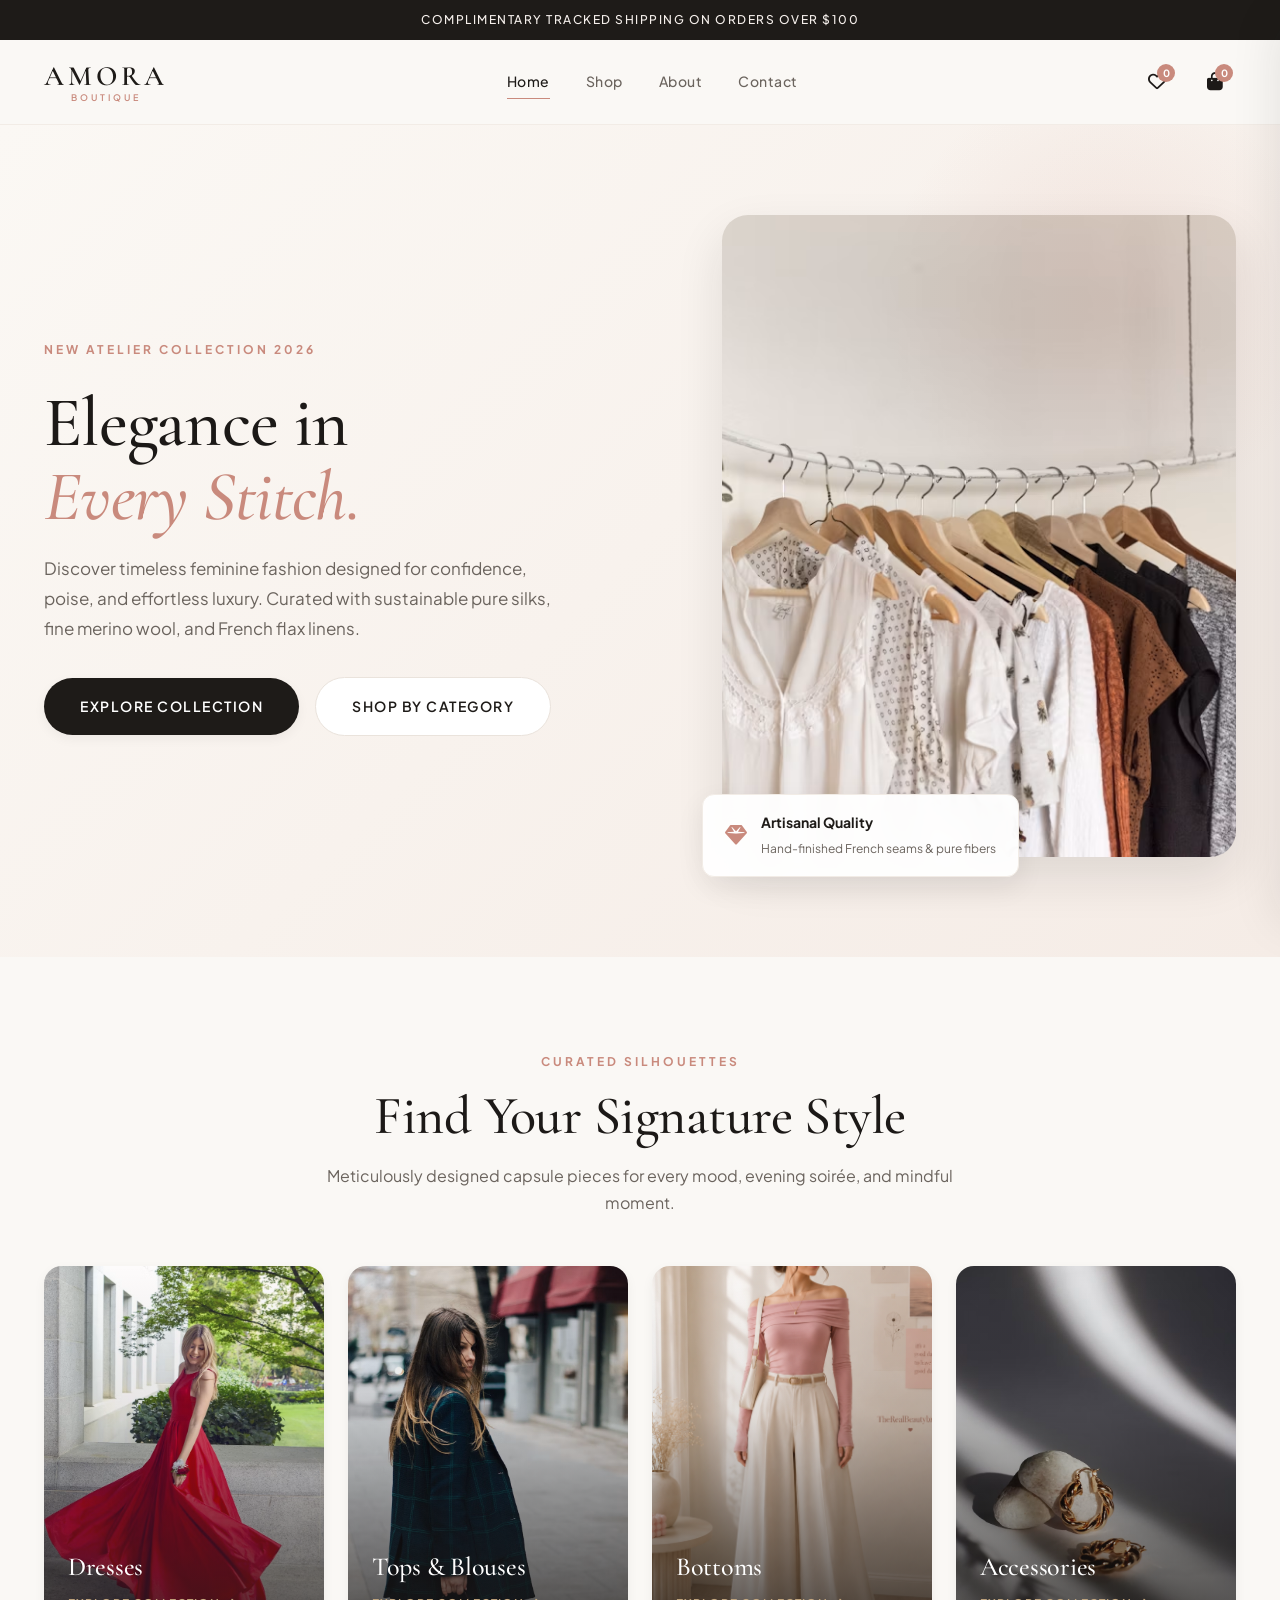
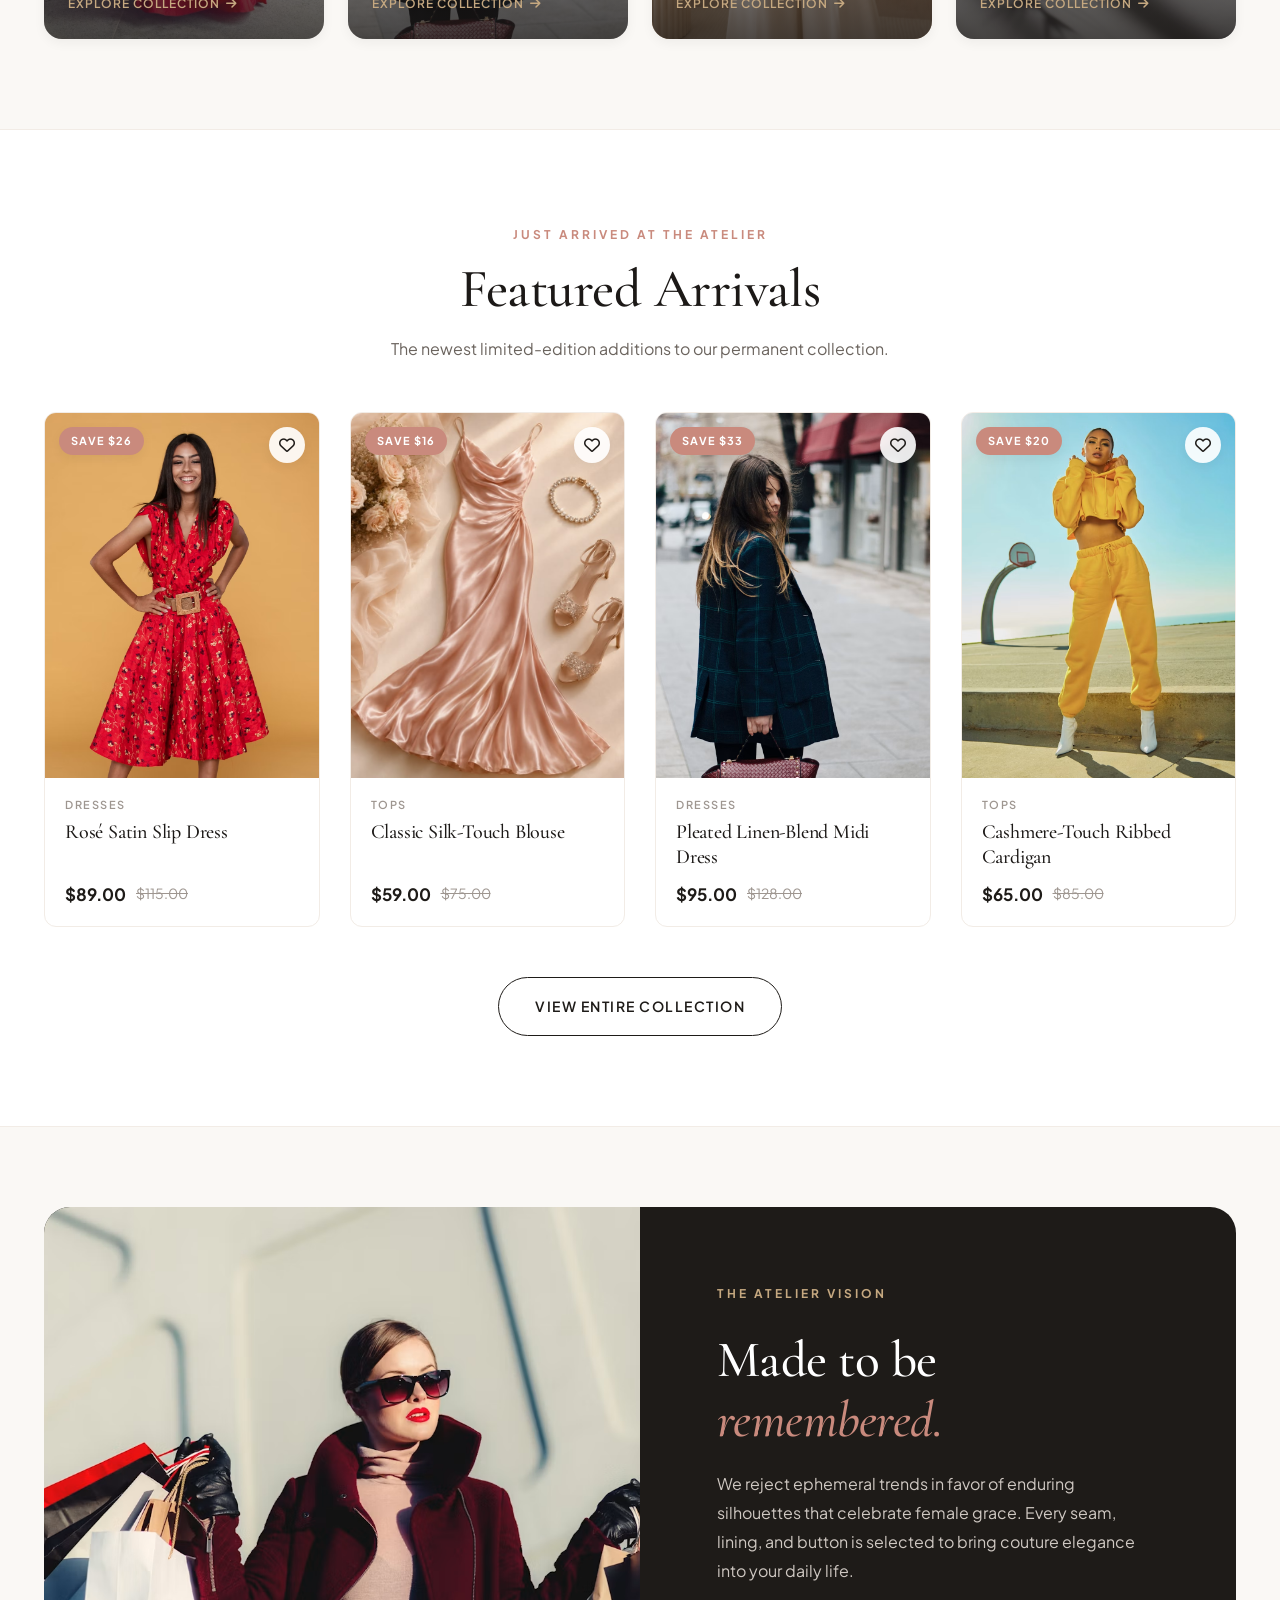
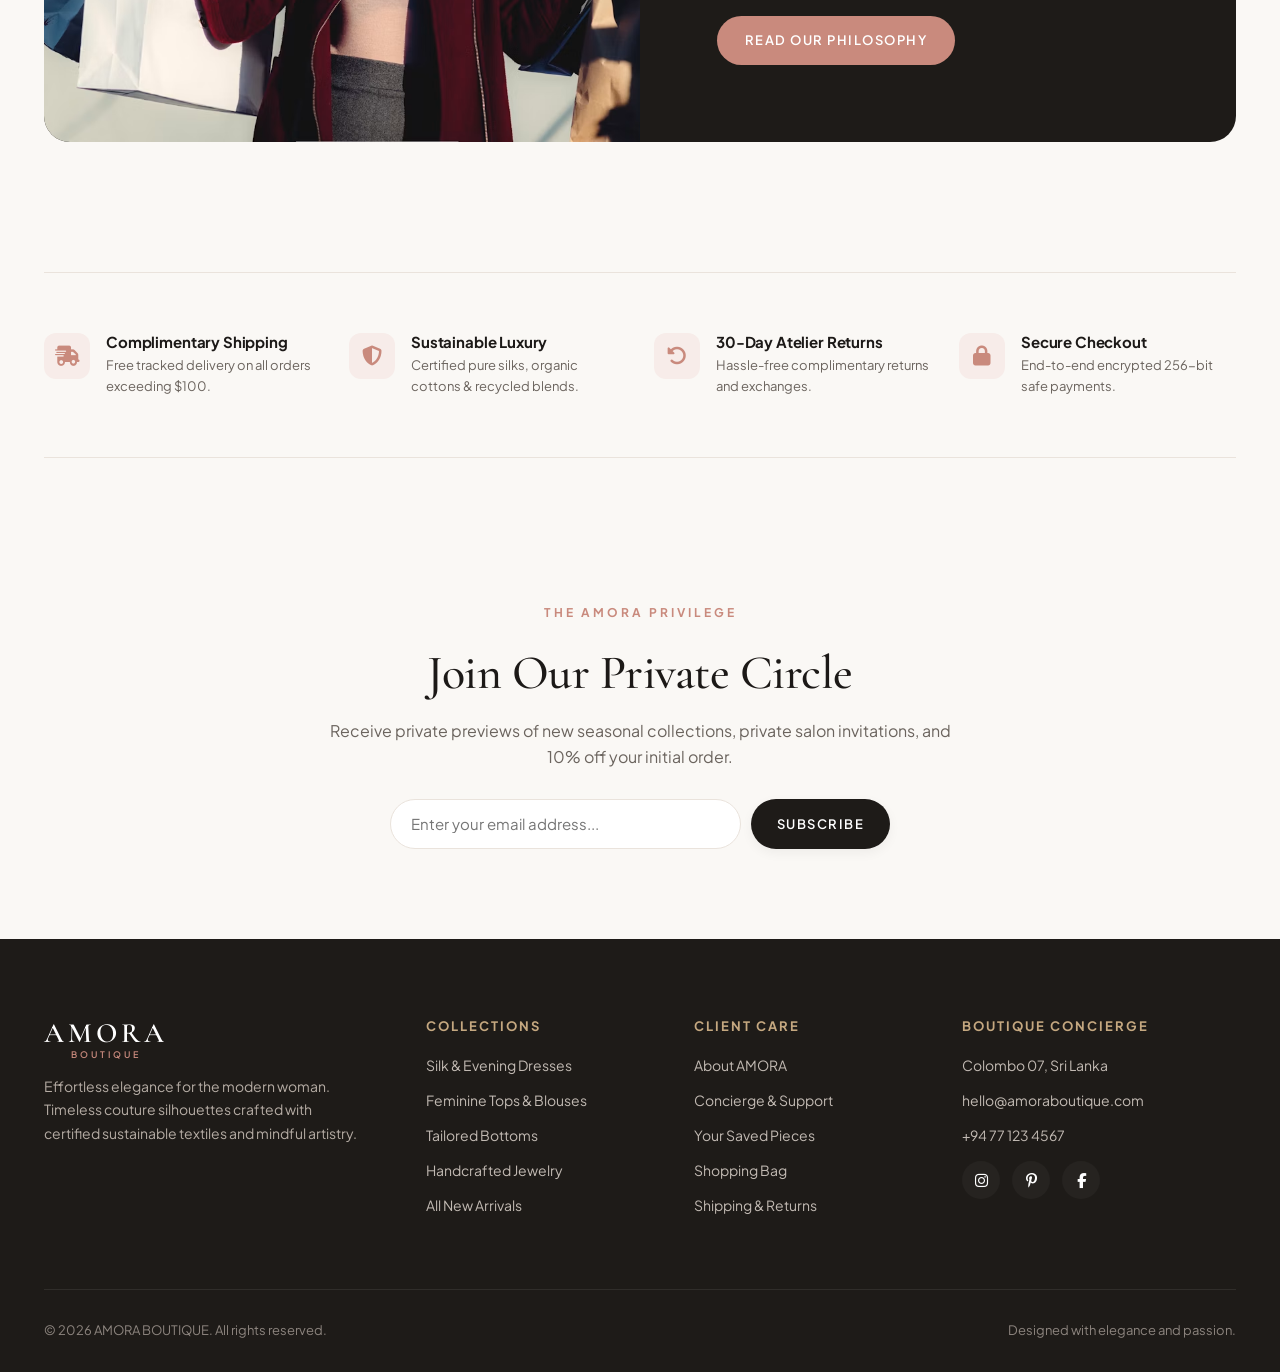
<file: index.html>
<!DOCTYPE html>
<html lang="en">
<head>
    <!-- Basic page settings -->
    <meta charset="UTF-8">
    <meta name="viewport" content="width=device-width, initial-scale=1.0">
    <title>AMORA BOUTIQUE | Luxury Women's Fashion & Timeless Elegance</title>
    <meta name="description" content="Discover timeless women's fashion designed for confidence, beauty, and effortless luxury. Shop dresses, tops, bottoms, and handcrafted accessories.">

    <!-- Google Fonts -->
    <link rel="preconnect" href="https://fonts.googleapis.com">
    <link rel="preconnect" href="https://fonts.gstatic.com" crossorigin>
    <link href="https://fonts.googleapis.com/css2?family=Cormorant+Garamond:ital,wght@0,400;0,500;0,600;0,700;1,400;1,600&family=Plus+Jakarta+Sans:wght@300;400;500;600;700&display=swap" rel="stylesheet">

    <!-- Font Awesome CDN -->
    <link rel="stylesheet" href="https://cdnjs.cloudflare.com/ajax/libs/font-awesome/6.7.2/css/all.min.css">

    <!-- Master CSS -->
    <link rel="stylesheet" href="css/style.css">
</head>

<body>

    <!-- =====================================================
         ANNOUNCEMENT BAR
    ====================================================== -->
    <div class="announcement-bar">
        <span>Complimentary tracked shipping on orders over $100</span>
        
    </div>

    <!-- =====================================================
         HEADER
    ====================================================== -->
    <header class="site-header">
        <div class="container header-inner">
            <a href="index.html" class="logo">
                <span>AMORA</span>
                <small>BOUTIQUE</small>
            </a>

            <nav class="main-nav">
                <a href="index.html" class="active">Home</a>
                <a href="shop.html">Shop</a>
                <a href="about.html">About</a>
                <a href="contact.html">Contact</a>
            </nav>

            <div class="header-actions">
                <a href="wishlist.html" class="header-icon-link" aria-label="View Wishlist" title="Wishlist">
                    <i class="fa-regular fa-heart"></i>
                    <span class="wishlist-count header-icon-count">0</span>
                </a>

                <a href="cart.html" class="header-icon-link" aria-label="View Shopping Bag" title="Shopping Bag">
                    <i class="fa-solid fa-bag-shopping"></i>
                    <span class="cart-count header-icon-count">0</span>
                </a>

                <button type="button" class="mobile-menu-button" aria-label="Toggle Navigation Menu">
                    <span></span>
                    <span></span>
                    <span></span>
                </button>
            </div>
        </div>
    </header>

    <!-- Mobile Drawer & Backdrop -->
    <div class="mobile-nav-overlay"></div>
    <aside class="mobile-nav-drawer" aria-label="Mobile Navigation">
        <div class="mobile-drawer-header">
            <div class="logo">
                <span>AMORA</span>
                <small>BOUTIQUE</small>
            </div>
            <button type="button" class="mobile-drawer-close" aria-label="Close Navigation">&times;</button>
        </div>

        <nav class="mobile-drawer-links">
            <a href="index.html" class="active">Home</a>
            <a href="shop.html">All Collections</a>
            <a href="shop.html?category=dresses">Dresses</a>
            <a href="shop.html?category=tops">Tops & Blouses</a>
            <a href="shop.html?category=bottoms">Trousers & Skirts</a>
            <a href="shop.html?category=accessories">Jewelry & Accessories</a>
            <a href="about.html">Our Atelier Story</a>
            <a href="contact.html">Concierge & Contact</a>
        </nav>

        <div class="mobile-drawer-footer">
            <p>hello@amoraboutique.com</p>
            <p>+94 77 123 4567 • Colombo, Sri Lanka</p>
        </div>
    </aside>

    <!-- =====================================================
         HERO SECTION
    ====================================================== -->
    <main>
        <section class="hero">
            <div class="container hero-content">
                <div class="hero-text">
                    <span class="eyebrow">NEW ATELIER COLLECTION 2026</span>
                    <h1>Elegance in <span>Every Stitch.</span></h1>
                    <p class="hero-description">
                        Discover timeless feminine fashion designed for confidence, poise, and effortless luxury. Curated with sustainable pure silks, fine merino wool, and French flax linens.
                    </p>
                    <div class="hero-buttons">
                        <a href="shop.html" class="btn btn-primary btn-lg">Explore Collection</a>
                        <a href="#categories" class="btn btn-secondary btn-lg">Shop by Category</a>
                    </div>
                </div>

                <div class="hero-banner-image">
                    <img src="images/about.png" alt="AMORA Luxury Collection" class="img-main">
                    <div class="hero-floating-card">
                        <i class="fa-solid fa-gem"></i>
                        <div>
                            <strong>Artisanal Quality</strong>
                            <span>Hand-finished French seams & pure fibers</span>
                        </div>
                    </div>
                </div>
            </div>
        </section>

        <!-- =====================================================
             CATEGORIES SECTION
        ====================================================== -->
        <section class="section" id="categories">
            <div class="container">
                <div class="section-heading">
                    <span class="eyebrow">CURATED SILHOUETTES</span>
                    <h2>Find Your Signature Style</h2>
                    <p>Meticulously designed capsule pieces for every mood, evening soirée, and mindful moment.</p>
                </div>

                <div class="category-grid">
                    <!-- Category 1 -->
                    <a href="shop.html?category=dresses" class="category-card">
                        <img src="images/category1.png" alt="Silk & Satin Dresses" loading="lazy">
                        <div class="category-card-content">
                            <h3>Dresses</h3>
                            <span>Explore Collection <i class="fa-solid fa-arrow-right"></i></span>
                        </div>
                    </a>

                    <!-- Category 2 -->
                    <a href="shop.html?category=tops" class="category-card">
                        <img src="images/category2.png" alt="Blouses & Knits" loading="lazy">
                        <div class="category-card-content">
                            <h3>Tops & Blouses</h3>
                            <span>Explore Collection <i class="fa-solid fa-arrow-right"></i></span>
                        </div>
                    </a>

                    <!-- Category 3 -->
                    <a href="shop.html?category=bottoms" class="category-card">
                        <img src="images/category3.png" alt="Tailored Trousers & Skirts" loading="lazy">
                        <div class="category-card-content">
                            <h3>Bottoms</h3>
                            <span>Explore Collection <i class="fa-solid fa-arrow-right"></i></span>
                        </div>
                    </a>

                    <!-- Category 4 -->
                    <a href="shop.html?category=accessories" class="category-card">
                        <img src="images/category4.png" alt="Handcrafted Jewelry & Bags" loading="lazy">
                        <div class="category-card-content">
                            <h3>Accessories</h3>
                            <span>Explore Collection <i class="fa-solid fa-arrow-right"></i></span>
                        </div>
                    </a>
                </div>
            </div>
        </section>

        <!-- =====================================================
             NEW ARRIVALS (FEATURED PRODUCTS)
        ====================================================== -->
        <section class="section" style="background-color: var(--color-surface); border-top: 1px solid var(--color-border-subtle); border-bottom: 1px solid var(--color-border-subtle);">
            <div class="container">
                <div class="section-heading">
                    <span class="eyebrow">JUST ARRIVED AT THE ATELIER</span>
                    <h2>Featured Arrivals</h2>
                    <p>The newest limited-edition additions to our permanent collection.</p>
                </div>

                <!-- Populated dynamically by script.js using products.js -->
                <div class="product-grid" id="featured-products"></div>

                <div style="text-align: center; margin-top: 50px;">
                    <a href="shop.html" class="btn btn-outline btn-lg">View Entire Collection</a>
                </div>
            </div>
        </section>

        <!-- =====================================================
             EDITORIAL BRAND BANNER
        ====================================================== -->
        <section class="container" style="padding: 40px var(--container-padding);">
            <div class="editorial">
                <div class="editorial-image">
                    <img src="images/banner.png" alt="AMORA Editorial Campaign">
                </div>
                <div class="editorial-content">
                    <span class="eyebrow" style="color: var(--color-gold);">THE ATELIER VISION</span>
                    <h2>Made to be <span>remembered.</span></h2>
                    <p>
                        We reject ephemeral trends in favor of enduring silhouettes that celebrate female grace. Every seam, lining, and button is selected to bring couture elegance into your daily life.
                    </p>
                    <div>
                        <a href="about.html" class="btn btn-rose">Read Our Philosophy</a>
                    </div>
                </div>
            </div>
        </section>

        <!-- =====================================================
             TRUST & ATELIER PROMISES
        ====================================================== -->
        <div class="container">
            <div class="trust-row">
                <div class="trust-item">
                    <div class="trust-item-icon"><i class="fa-solid fa-truck-fast"></i></div>
                    <div class="trust-item-text">
                        <h4>Complimentary Shipping</h4>
                        <p>Free tracked delivery on all orders exceeding $100.</p>
                    </div>
                </div>

                <div class="trust-item">
                    <div class="trust-item-icon"><i class="fa-solid fa-shield-halved"></i></div>
                    <div class="trust-item-text">
                        <h4>Sustainable Luxury</h4>
                        <p>Certified pure silks, organic cottons & recycled blends.</p>
                    </div>
                </div>

                <div class="trust-item">
                    <div class="trust-item-icon"><i class="fa-solid fa-rotate-left"></i></div>
                    <div class="trust-item-text">
                        <h4>30-Day Atelier Returns</h4>
                        <p>Hassle-free complimentary returns and exchanges.</p>
                    </div>
                </div>

                <div class="trust-item">
                    <div class="trust-item-icon"><i class="fa-solid fa-lock"></i></div>
                    <div class="trust-item-text">
                        <h4>Secure Checkout</h4>
                        <p>End-to-end encrypted 256-bit safe payments.</p>
                    </div>
                </div>
            </div>
        </div>

        <!-- =====================================================
             NEWSLETTER SUBSCRIPTION
        ====================================================== -->
        <section class="section" style="text-align: center;">
            <div class="container" style="max-width: 680px;">
                <span class="eyebrow">THE AMORA PRIVILEGE</span>
                <h2 style="font-size: clamp(34px, 4vw, 48px); margin: 10px 0 16px;">Join Our Private Circle</h2>
                <p style="color: var(--color-text-secondary); margin-bottom: 28px;">
                    Receive private previews of new seasonal collections, private salon invitations, and 10% off your initial order.
                </p>
                <form class="newsletter-form" style="display: flex; gap: 10px; max-width: 500px; margin: 0 auto; flex-wrap: wrap;">
                    <input type="email" placeholder="Enter your email address..." required style="flex-grow: 1; height: 50px; padding: 0 20px; border-radius: var(--radius-full); border: 1px solid var(--color-border); outline: none;">
                    <button type="submit" class="btn btn-primary" style="height: 50px; padding: 0 26px;">Subscribe</button>
                </form>
            </div>
        </section>
    </main>

    <!-- =====================================================
         FOOTER
    ====================================================== -->
    <footer class="site-footer">
        <div class="container">
            <div class="footer-grid">
                <div class="footer-brand">
                    <a href="index.html" class="logo">
                        <span>AMORA</span>
                        <small>BOUTIQUE</small>
                    </a>
                    <p>
                        Effortless elegance for the modern woman. Timeless couture silhouettes crafted with certified sustainable textiles and mindful artistry.
                    </p>
                </div>

                <div class="footer-column">
                    <h4>Collections</h4>
                    <a href="shop.html?category=dresses">Silk & Evening Dresses</a>
                    <a href="shop.html?category=tops">Feminine Tops & Blouses</a>
                    <a href="shop.html?category=bottoms">Tailored Bottoms</a>
                    <a href="shop.html?category=accessories">Handcrafted Jewelry</a>
                    <a href="shop.html">All New Arrivals</a>
                </div>

                <div class="footer-column">
                    <h4>Client Care</h4>
                    <a href="about.html">About AMORA</a>
                    <a href="contact.html">Concierge & Support</a>
                    <a href="wishlist.html">Your Saved Pieces</a>
                    <a href="cart.html">Shopping Bag</a>
                    <a href="contact.html">Shipping & Returns</a>
                </div>

                <div class="footer-column">
                    <h4>Boutique Concierge</h4>
                    <p>Colombo 07, Sri Lanka</p>
                    <p>hello@amoraboutique.com</p>
                    <p>+94 77 123 4567</p>
                    <div class="footer-social-links">
                        <a href="#" aria-label="Instagram"><i class="fa-brands fa-instagram"></i></a>
                        <a href="#" aria-label="Pinterest"><i class="fa-brands fa-pinterest-p"></i></a>
                        <a href="#" aria-label="Facebook"><i class="fa-brands fa-facebook-f"></i></a>
                    </div>
                </div>
            </div>

            <div class="footer-bottom">
                <p>© 2026 AMORA BOUTIQUE. All rights reserved.</p>
                <p>Designed with elegance and passion.</p>
            </div>
        </div>
    </footer>

    <!-- Core JavaScript -->
    <script src="js/products.js"></script>
    <script src="js/script.js"></script>
</body>
</html>
</file>
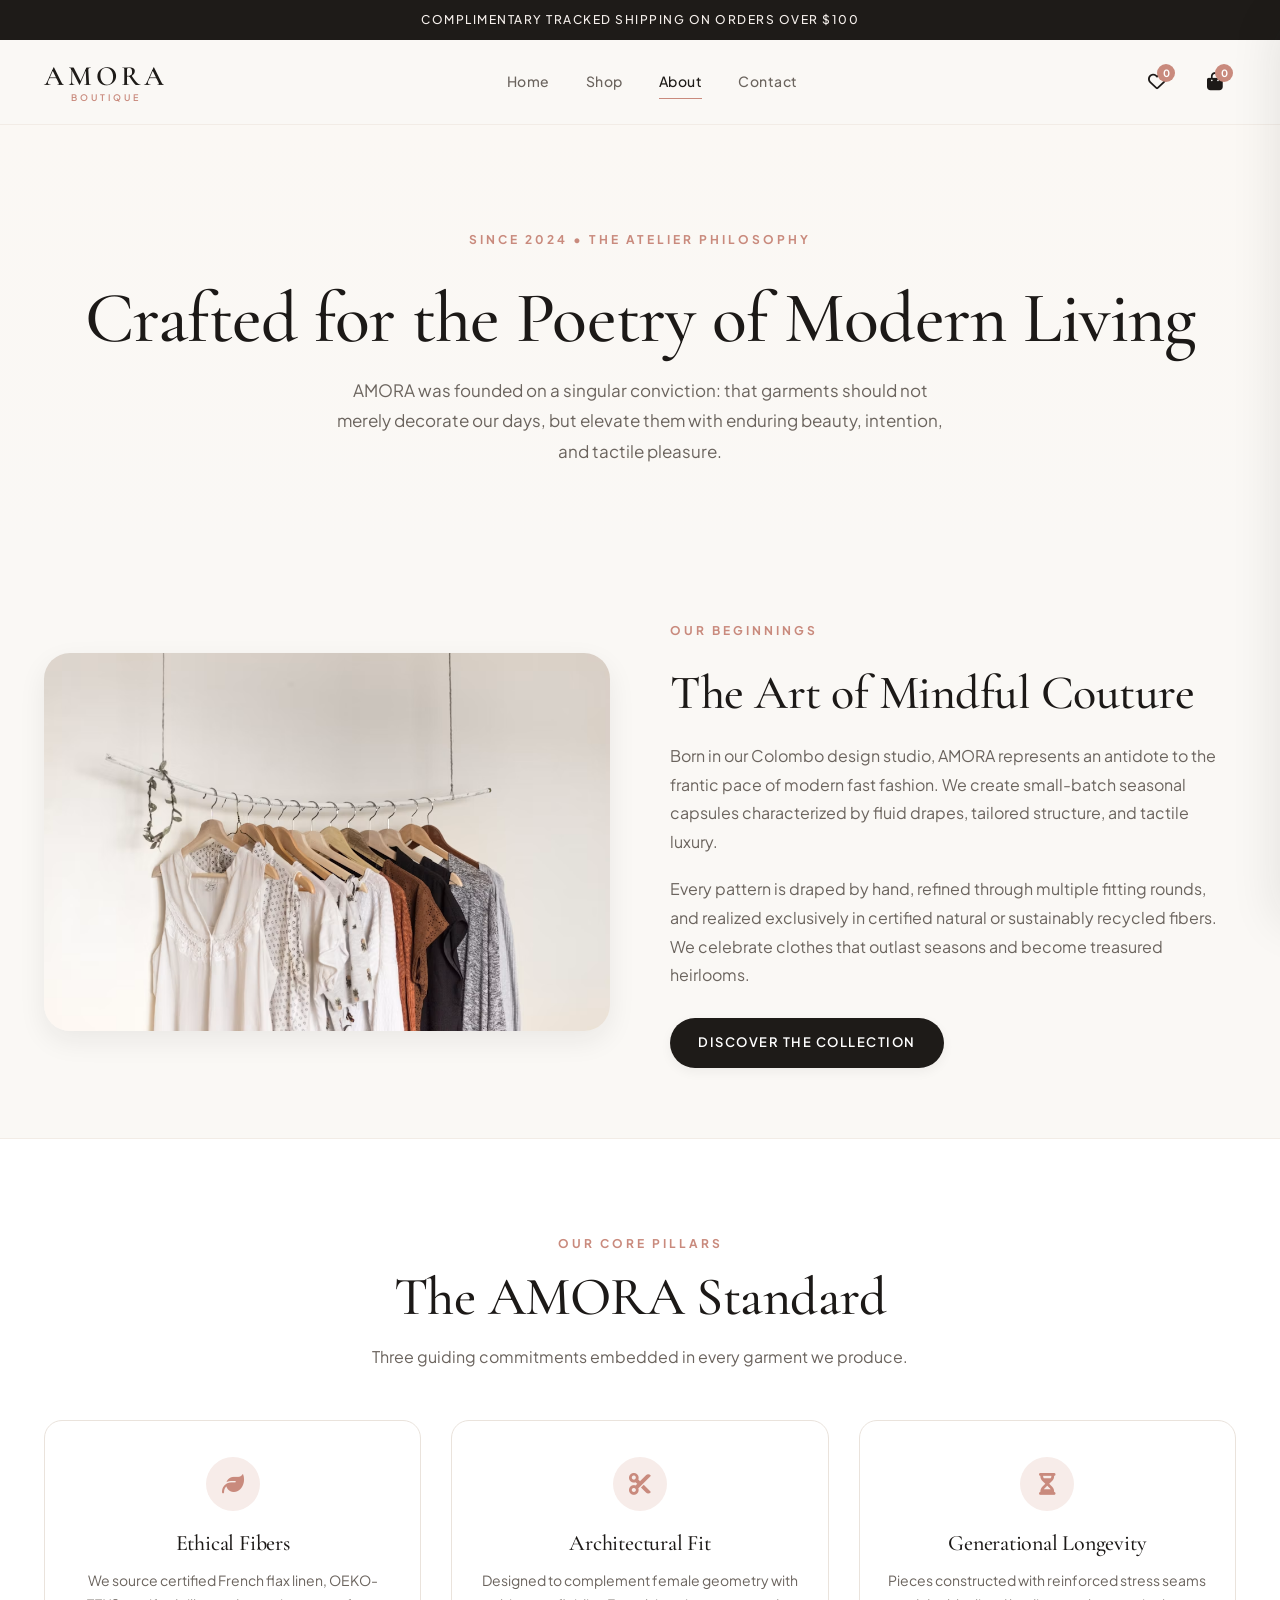
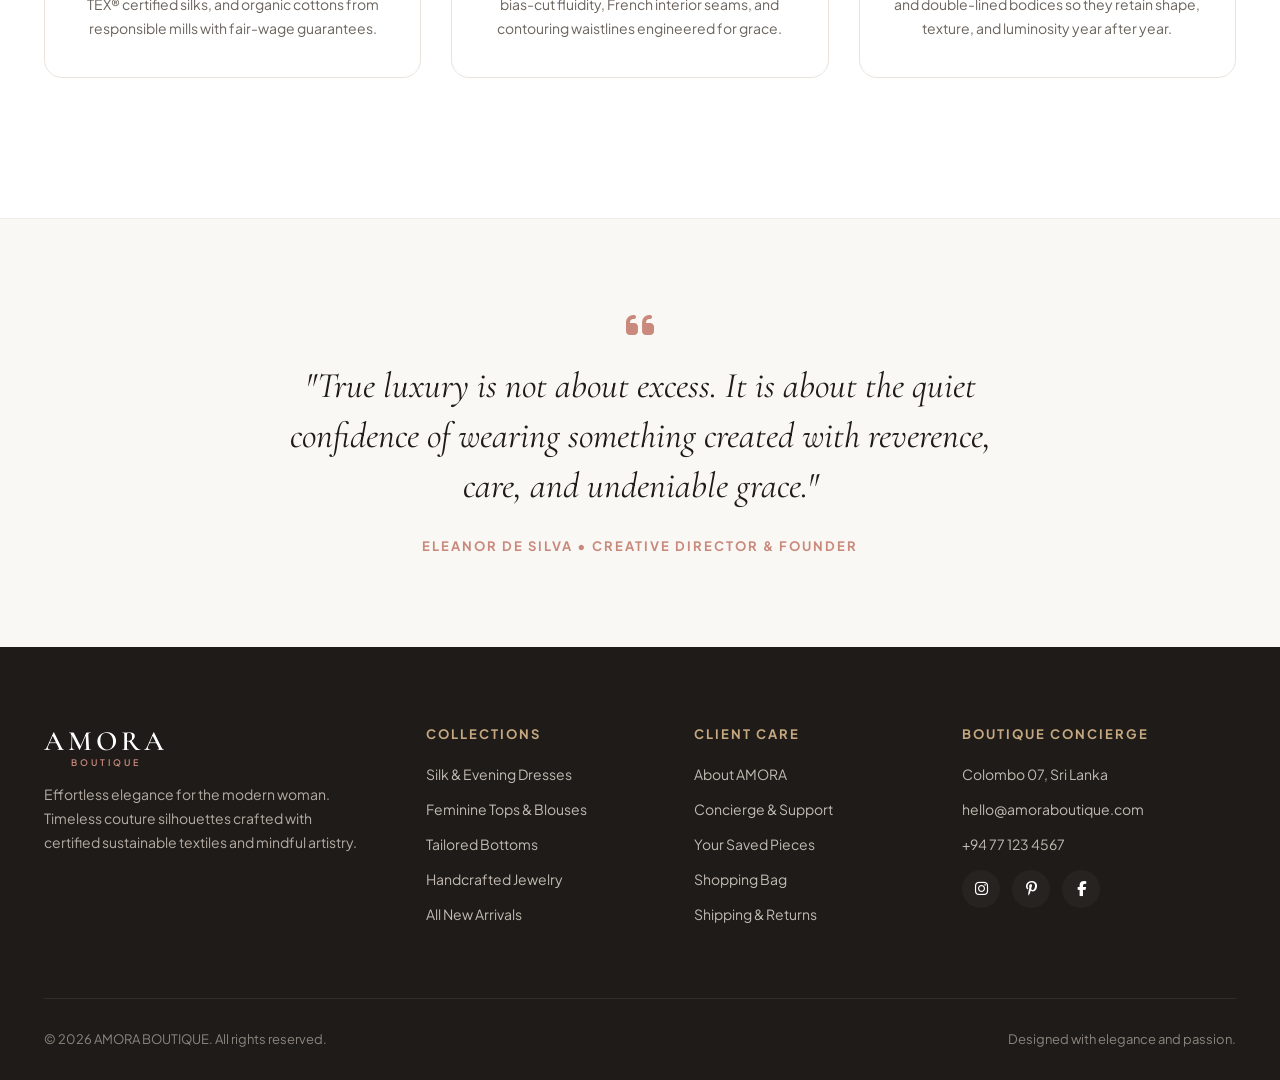
<file: about.html>
<!DOCTYPE html>
<html lang="en">
<head>
    <meta charset="UTF-8">
    <meta name="viewport" content="width=device-width, initial-scale=1.0">
    <title>Our Atelier Story | AMORA BOUTIQUE</title>
    <meta name="description" content="Learn about AMORA BOUTIQUE's dedication to sustainable luxury, mindful couture craftsmanship, and timeless feminine silhouettes.">

    <!-- Google Fonts -->
    <link rel="preconnect" href="https://fonts.googleapis.com">
    <link rel="preconnect" href="https://fonts.gstatic.com" crossorigin>
    <link href="https://fonts.googleapis.com/css2?family=Cormorant+Garamond:ital,wght@0,400;0,500;0,600;0,700;1,400;1,600&family=Plus+Jakarta+Sans:wght@300;400;500;600;700&display=swap" rel="stylesheet">

    <!-- Font Awesome CDN -->
    <link rel="stylesheet" href="https://cdnjs.cloudflare.com/ajax/libs/font-awesome/6.7.2/css/all.min.css">

    <!-- Master CSS -->
    <link rel="stylesheet" href="css/style.css">
</head>

<body>

    <!-- =====================================================
         ANNOUNCEMENT BAR
    ====================================================== -->
    <div class="announcement-bar">
        <span>Complimentary tracked shipping on orders over $100</span>
        
    </div>

    <!-- =====================================================
         HEADER
    ====================================================== -->
    <header class="site-header">
        <div class="container header-inner">
            <a href="index.html" class="logo">
                <span>AMORA</span>
                <small>BOUTIQUE</small>
            </a>

            <nav class="main-nav">
                <a href="index.html">Home</a>
                <a href="shop.html">Shop</a>
                <a href="about.html" class="active">About</a>
                <a href="contact.html">Contact</a>
            </nav>

            <div class="header-actions">
                <a href="wishlist.html" class="header-icon-link" aria-label="View Wishlist" title="Wishlist">
                    <i class="fa-regular fa-heart"></i>
                    <span class="wishlist-count header-icon-count">0</span>
                </a>

                <a href="cart.html" class="header-icon-link" aria-label="View Shopping Bag" title="Shopping Bag">
                    <i class="fa-solid fa-bag-shopping"></i>
                    <span class="cart-count header-icon-count">0</span>
                </a>

                <button type="button" class="mobile-menu-button" aria-label="Toggle Navigation Menu">
                    <span></span>
                    <span></span>
                    <span></span>
                </button>
            </div>
        </div>
    </header>

    <!-- Mobile Drawer & Backdrop -->
    <div class="mobile-nav-overlay"></div>
    <aside class="mobile-nav-drawer" aria-label="Mobile Navigation">
        <div class="mobile-drawer-header">
            <div class="logo">
                <span>AMORA</span>
                <small>BOUTIQUE</small>
            </div>
            <button type="button" class="mobile-drawer-close" aria-label="Close Navigation">&times;</button>
        </div>

        <nav class="mobile-drawer-links">
            <a href="index.html">Home</a>
            <a href="shop.html">All Collections</a>
            <a href="shop.html?category=dresses">Dresses</a>
            <a href="shop.html?category=tops">Tops & Blouses</a>
            <a href="shop.html?category=bottoms">Trousers & Skirts</a>
            <a href="shop.html?category=accessories">Jewelry & Accessories</a>
            <a href="about.html" class="active">Our Atelier Story</a>
            <a href="contact.html">Concierge & Contact</a>
        </nav>

        <div class="mobile-drawer-footer">
            <p>hello@amoraboutique.com</p>
            <p>+94 77 123 4567 • Colombo, Sri Lanka</p>
        </div>
    </aside>

    <!-- =====================================================
         MAIN ABOUT CONTENT
    ====================================================== -->
    <main>
        <!-- Hero -->
        <section class="about-hero">
            <div class="container">
                <span class="eyebrow">SINCE 2024 • THE ATELIER PHILOSOPHY</span>
                <h1>Crafted for the Poetry of Modern Living</h1>
                <p style="max-width: 620px; margin: 0 auto; color: var(--color-text-secondary); font-size: 17px; line-height: 1.8;">
                    AMORA was founded on a singular conviction: that garments should not merely decorate our days, but elevate them with enduring beauty, intention, and tactile pleasure.
                </p>
            </div>
        </section>

        <!-- Brand Story Split -->
        <section class="container">
            <div class="about-story-split">
                <div class="about-story-img">
                    <img src="images/about.png" alt="AMORA Craftsmanship">
                </div>
                <div>
                    <span class="eyebrow">OUR BEGINNINGS</span>
                    <h2 style="font-size: clamp(32px, 4vw, 48px); margin: 12px 0 20px;">The Art of Mindful Couture</h2>
                    <p style="color: var(--color-text-secondary); margin-bottom: 18px; line-height: 1.8;">
                        Born in our Colombo design studio, AMORA represents an antidote to the frantic pace of modern fast fashion. We create small-batch seasonal capsules characterized by fluid drapes, tailored structure, and tactile luxury.
                    </p>
                    <p style="color: var(--color-text-secondary); margin-bottom: 28px; line-height: 1.8;">
                        Every pattern is draped by hand, refined through multiple fitting rounds, and realized exclusively in certified natural or sustainably recycled fibers. We celebrate clothes that outlast seasons and become treasured heirlooms.
                    </p>
                    <a href="shop.html" class="btn btn-primary">Discover the Collection</a>
                </div>
            </div>
        </section>

        <!-- Values Grid -->
        <section class="section" style="background-color: var(--color-surface); border-top: 1px solid var(--color-border-subtle); border-bottom: 1px solid var(--color-border-subtle);">
            <div class="container">
                <div class="section-heading">
                    <span class="eyebrow">OUR CORE PILLARS</span>
                    <h2>The AMORA Standard</h2>
                    <p>Three guiding commitments embedded in every garment we produce.</p>
                </div>

                <div class="about-values-grid">
                    <div class="value-card">
                        <div class="icon-box"><i class="fa-solid fa-leaf"></i></div>
                        <h3>Ethical Fibers</h3>
                        <p>We source certified French flax linen, OEKO-TEX® certified silks, and organic cottons from responsible mills with fair-wage guarantees.</p>
                    </div>

                    <div class="value-card">
                        <div class="icon-box"><i class="fa-solid fa-scissors"></i></div>
                        <h3>Architectural Fit</h3>
                        <p>Designed to complement female geometry with bias-cut fluidity, French interior seams, and contouring waistlines engineered for grace.</p>
                    </div>

                    <div class="value-card">
                        <div class="icon-box"><i class="fa-solid fa-hourglass-half"></i></div>
                        <h3>Generational Longevity</h3>
                        <p>Pieces constructed with reinforced stress seams and double-lined bodices so they retain shape, texture, and luminosity year after year.</p>
                    </div>
                </div>
            </div>
        </section>

        <!-- Founder Quote / Atelier Spotlight -->
        <section class="section" style="text-align: center;">
            <div class="container" style="max-width: 800px;">
                <i class="fa-solid fa-quote-left" style="font-size: 32px; color: var(--color-rose); margin-bottom: 20px; display: inline-block;"></i>
                <blockquote style="font-family: var(--font-serif); font-size: clamp(24px, 3.5vw, 36px); font-style: italic; line-height: 1.4; color: var(--color-dark); margin-bottom: 24px;">
                    "True luxury is not about excess. It is about the quiet confidence of wearing something created with reverence, care, and undeniable grace."
                </blockquote>
                <p style="font-size: 13px; font-weight: 700; letter-spacing: 2px; text-transform: uppercase; color: var(--color-rose);">
                    Eleanor de Silva • Creative Director & Founder
                </p>
            </div>
        </section>
    </main>

    <!-- =====================================================
         FOOTER
    ====================================================== -->
    <footer class="site-footer">
        <div class="container">
            <div class="footer-grid">
                <div class="footer-brand">
                    <a href="index.html" class="logo">
                        <span>AMORA</span>
                        <small>BOUTIQUE</small>
                    </a>
                    <p>
                        Effortless elegance for the modern woman. Timeless couture silhouettes crafted with certified sustainable textiles and mindful artistry.
                    </p>
                </div>

                <div class="footer-column">
                    <h4>Collections</h4>
                    <a href="shop.html?category=dresses">Silk & Evening Dresses</a>
                    <a href="shop.html?category=tops">Feminine Tops & Blouses</a>
                    <a href="shop.html?category=bottoms">Tailored Bottoms</a>
                    <a href="shop.html?category=accessories">Handcrafted Jewelry</a>
                    <a href="shop.html">All New Arrivals</a>
                </div>

                <div class="footer-column">
                    <h4>Client Care</h4>
                    <a href="about.html">About AMORA</a>
                    <a href="contact.html">Concierge & Support</a>
                    <a href="wishlist.html">Your Saved Pieces</a>
                    <a href="cart.html">Shopping Bag</a>
                    <a href="contact.html">Shipping & Returns</a>
                </div>

                <div class="footer-column">
                    <h4>Boutique Concierge</h4>
                    <p>Colombo 07, Sri Lanka</p>
                    <p>hello@amoraboutique.com</p>
                    <p>+94 77 123 4567</p>
                    <div class="footer-social-links">
                        <a href="#" aria-label="Instagram"><i class="fa-brands fa-instagram"></i></a>
                        <a href="#" aria-label="Pinterest"><i class="fa-brands fa-pinterest-p"></i></a>
                        <a href="#" aria-label="Facebook"><i class="fa-brands fa-facebook-f"></i></a>
                    </div>
                </div>
            </div>

            <div class="footer-bottom">
                <p>© 2026 AMORA BOUTIQUE. All rights reserved.</p>
                <p>Designed with elegance and passion.</p>
            </div>
        </div>
    </footer>

    <!-- Scripts -->
    <script src="js/products.js"></script>
    <script src="js/script.js"></script>
</body>
</html>
</file>
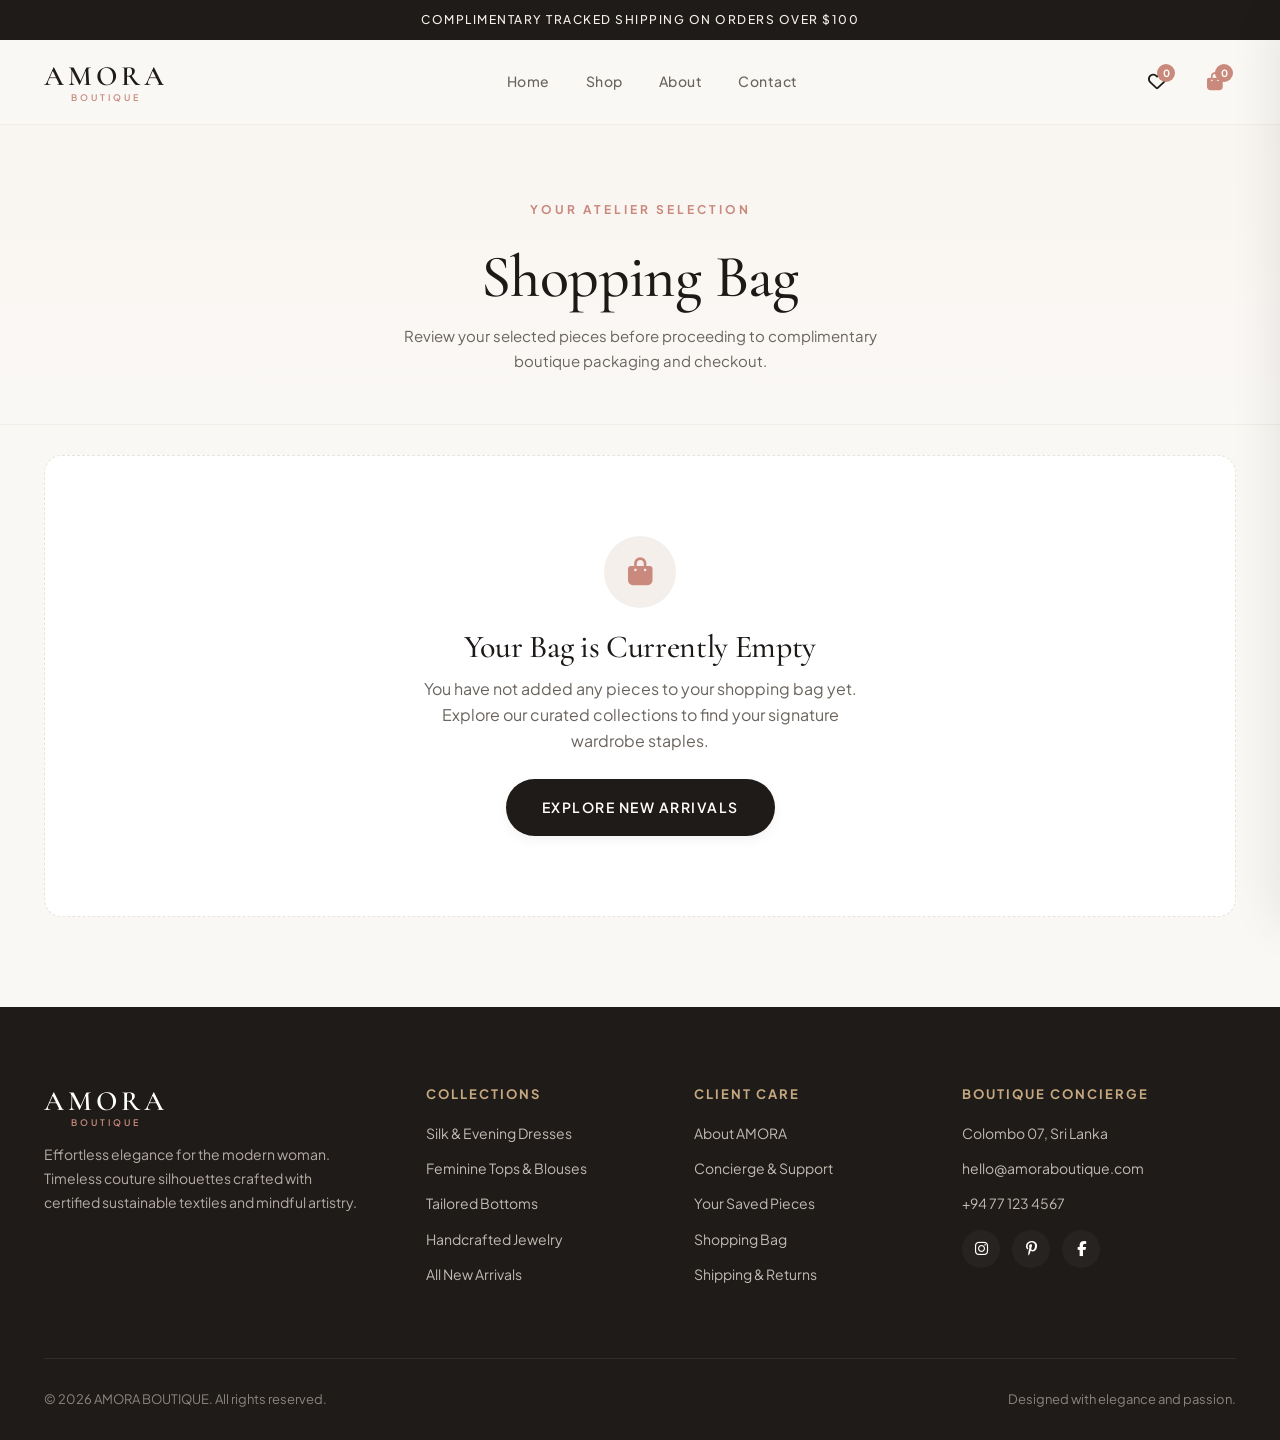
<file: cart.html>
<!DOCTYPE html>
<html lang="en">
<head>
    <meta charset="UTF-8">
    <meta name="viewport" content="width=device-width, initial-scale=1.0">
    <title>Shopping Bag | AMORA BOUTIQUE</title>
    <meta name="description" content="Review your selected luxury pieces, apply promotional credits, and proceed to secure boutique checkout.">

    <!-- Google Fonts -->
    <link rel="preconnect" href="https://fonts.googleapis.com">
    <link rel="preconnect" href="https://fonts.gstatic.com" crossorigin>
    <link href="https://fonts.googleapis.com/css2?family=Cormorant+Garamond:ital,wght@0,400;0,500;0,600;0,700;1,400;1,600&family=Plus+Jakarta+Sans:wght@300;400;500;600;700&display=swap" rel="stylesheet">

    <!-- Font Awesome CDN -->
    <link rel="stylesheet" href="https://cdnjs.cloudflare.com/ajax/libs/font-awesome/6.7.2/css/all.min.css">

    <!-- Master CSS -->
    <link rel="stylesheet" href="css/style.css">
    <link rel="stylesheet" href="css/cart.css">
</head>

<body>

    <!-- =====================================================
         ANNOUNCEMENT BAR
    ====================================================== -->
    <div class="announcement-bar">
        <span>Complimentary tracked shipping on orders over $100</span>
       
    </div>

    <!-- =====================================================
         HEADER
    ====================================================== -->
    <header class="site-header">
        <div class="container header-inner">
            <a href="index.html" class="logo">
                <span>AMORA</span>
                <small>BOUTIQUE</small>
            </a>

            <nav class="main-nav">
                <a href="index.html">Home</a>
                <a href="shop.html">Shop</a>
                <a href="about.html">About</a>
                <a href="contact.html">Contact</a>
            </nav>

            <div class="header-actions">
                <a href="wishlist.html" class="header-icon-link" aria-label="View Wishlist" title="Wishlist">
                    <i class="fa-regular fa-heart"></i>
                    <span class="wishlist-count header-icon-count">0</span>
                </a>

                <a href="cart.html" class="header-icon-link active" aria-label="View Shopping Bag" title="Shopping Bag">
                    <i class="fa-solid fa-bag-shopping"></i>
                    <span class="cart-count header-icon-count">0</span>
                </a>

                <button type="button" class="mobile-menu-button" aria-label="Toggle Navigation Menu">
                    <span></span>
                    <span></span>
                    <span></span>
                </button>
            </div>
        </div>
    </header>

    <!-- Mobile Drawer & Backdrop -->
    <div class="mobile-nav-overlay"></div>
    <aside class="mobile-nav-drawer" aria-label="Mobile Navigation">
        <div class="mobile-drawer-header">
            <div class="logo">
                <span>AMORA</span>
                <small>BOUTIQUE</small>
            </div>
            <button type="button" class="mobile-drawer-close" aria-label="Close Navigation">&times;</button>
        </div>

        <nav class="mobile-drawer-links">
            <a href="index.html">Home</a>
            <a href="shop.html">All Collections</a>
            <a href="shop.html?category=dresses">Dresses</a>
            <a href="shop.html?category=tops">Tops & Blouses</a>
            <a href="shop.html?category=bottoms">Trousers & Skirts</a>
            <a href="shop.html?category=accessories">Jewelry & Accessories</a>
            <a href="about.html">Our Atelier Story</a>
            <a href="contact.html">Concierge & Contact</a>
        </nav>

        <div class="mobile-drawer-footer">
            <p>hello@amoraboutique.com</p>
            <p>+94 77 123 4567 • Colombo, Sri Lanka</p>
        </div>
    </aside>

    <!-- =====================================================
         CART CONTENT
    ====================================================== -->
    <main>
        <section class="cart-page-header">
            <div class="container">
                <span class="eyebrow">YOUR ATELIER SELECTION</span>
                <h1>Shopping Bag</h1>
                <p>Review your selected pieces before proceeding to complimentary boutique packaging and checkout.</p>
            </div>
        </section>

        <section class="section" style="padding-top: 30px;">
            <div class="container">

                <!-- Empty Cart State -->
                <div class="empty-state-card" id="empty-cart" style="display: none;">
                    <div class="icon-wrap">
                        <i class="fa-solid fa-bag-shopping"></i>
                    </div>
                    <h2>Your Bag is Currently Empty</h2>
                    <p>You have not added any pieces to your shopping bag yet. Explore our curated collections to find your signature wardrobe staples.</p>
                    <a href="shop.html" class="btn btn-primary btn-lg">Explore New Arrivals</a>
                </div>

                <!-- Active Cart Grid Layout -->
                <div class="cart-layout" id="cart-content">
                    <!-- Left: Cart Items & Free Shipping Progress -->
                    <div>
                        <div class="shipping-meter-card">
                            <div class="meter-text" id="shipping-meter-text">
                                <span>Calculating complimentary shipping progress...</span>
                            </div>
                            <div class="meter-bar-track">
                                <div class="meter-bar-fill" id="shipping-meter-fill" style="width: 0%;"></div>
                            </div>
                        </div>

                        <div class="cart-items-list" id="cart-items">
                            <!-- Populated dynamically by cart.js -->
                        </div>
                    </div>

                    <!-- Right: Sticky Order Summary -->
                    <aside class="order-summary-box">
                        <h3>Order Summary</h3>

                        <div class="summary-line">
                            <span>Subtotal</span>
                            <span id="cart-subtotal" style="font-weight: 600; color: var(--color-dark);">$0.00</span>
                        </div>

                        <div class="summary-line">
                            <span>Tracked Boutique Shipping</span>
                            <span id="cart-shipping" style="font-weight: 600; color: var(--color-dark);">$0.00</span>
                        </div>

                        <div class="summary-line" id="cart-discount-row" style="display: none; color: var(--color-success);">
                            <span>Promotional Discount</span>
                            <span id="cart-discount" style="font-weight: 600;">-$0.00</span>
                        </div>

                        <div class="summary-line total">
                            <span>Estimated Total</span>
                            <span id="cart-total">$0.00</span>
                        </div>

                        <!-- Promo Code Form -->
                        <form class="promo-form" id="promo-form">
                            <input type="text" id="promo-code-input" placeholder="Promo code (e.g. AMORA10)" autocomplete="off">
                            <button type="submit" class="btn btn-secondary">Apply</button>
                        </form>
                        <div id="promo-feedback" style="font-size: 12px; margin-top: -12px; margin-bottom: 16px;"></div>

                        <button type="button" class="btn btn-primary btn-block btn-lg" id="btn-checkout">
                            Proceed to Checkout <i class="fa-solid fa-lock" style="font-size: 11px; margin-left: 4px;"></i>
                        </button>

                        <div style="text-align: center; margin-top: 18px; font-size: 12px; color: var(--color-text-muted);">
                            <i class="fa-solid fa-shield-check"></i> Guaranteed 256-bit Encrypted Checkout
                        </div>
                    </aside>
                </div>

            </div>
        </section>
    </main>

    <!-- =====================================================
         CHECKOUT DEMO MODAL
    ====================================================== -->
    <div class="amora-modal-overlay" id="checkout-modal-overlay">
        <div class="amora-modal">
            <button type="button" class="modal-close-btn" id="close-modal-btn" aria-label="Close modal">&times;</button>
            <span class="eyebrow" style="color: var(--color-rose);">AMORA BOUTIQUE CHECKOUT</span>
            <h2 style="margin: 6px 0 16px; font-size: 28px;">Complete Your Order</h2>
            <p style="font-size: 14px; color: var(--color-text-secondary); margin-bottom: 24px;">
                Enter your shipping address to experience our signature atelier packaging and complimentary white-glove dispatch.
            </p>

            <form id="checkout-demo-form">
                <div class="form-group">
                    <label for="checkout-name">Recipient Full Name</label>
                    <input type="text" id="checkout-name" class="form-control" placeholder="Eleanor Vance" required>
                </div>

                <div class="form-group">
                    <label for="checkout-email">Notification Email</label>
                    <input type="email" id="checkout-email" class="form-control" placeholder="eleanor@example.com" required>
                </div>

                <div class="form-group">
                    <label for="checkout-address">Delivery Address</label>
                    <input type="text" id="checkout-address" class="form-control" placeholder="42 Kensington Square, London" required>
                </div>

                <div class="form-group">
                    <label for="checkout-card">Payment Card (Demo)</label>
                    <input type="text" id="checkout-card" class="form-control" placeholder="•••• •••• •••• 4242" value="4242 •••• •••• 4242" readonly>
                </div>

                <button type="submit" class="btn btn-primary btn-block btn-lg" style="margin-top: 24px;">
                    Confirm & Place Order
                </button>
            </form>
        </div>
    </div>

    <!-- =====================================================
         FOOTER
    ====================================================== -->
    <footer class="site-footer">
        <div class="container">
            <div class="footer-grid">
                <div class="footer-brand">
                    <a href="index.html" class="logo">
                        <span>AMORA</span>
                        <small>BOUTIQUE</small>
                    </a>
                    <p>
                        Effortless elegance for the modern woman. Timeless couture silhouettes crafted with certified sustainable textiles and mindful artistry.
                    </p>
                </div>

                <div class="footer-column">
                    <h4>Collections</h4>
                    <a href="shop.html?category=dresses">Silk & Evening Dresses</a>
                    <a href="shop.html?category=tops">Feminine Tops & Blouses</a>
                    <a href="shop.html?category=bottoms">Tailored Bottoms</a>
                    <a href="shop.html?category=accessories">Handcrafted Jewelry</a>
                    <a href="shop.html">All New Arrivals</a>
                </div>

                <div class="footer-column">
                    <h4>Client Care</h4>
                    <a href="about.html">About AMORA</a>
                    <a href="contact.html">Concierge & Support</a>
                    <a href="wishlist.html">Your Saved Pieces</a>
                    <a href="cart.html">Shopping Bag</a>
                    <a href="contact.html">Shipping & Returns</a>
                </div>

                <div class="footer-column">
                    <h4>Boutique Concierge</h4>
                    <p>Colombo 07, Sri Lanka</p>
                    <p>hello@amoraboutique.com</p>
                    <p>+94 77 123 4567</p>
                    <div class="footer-social-links">
                        <a href="#" aria-label="Instagram"><i class="fa-brands fa-instagram"></i></a>
                        <a href="#" aria-label="Pinterest"><i class="fa-brands fa-pinterest-p"></i></a>
                        <a href="#" aria-label="Facebook"><i class="fa-brands fa-facebook-f"></i></a>
                    </div>
                </div>
            </div>

            <div class="footer-bottom">
                <p>© 2026 AMORA BOUTIQUE. All rights reserved.</p>
                <p>Designed with elegance and passion.</p>
            </div>
        </div>
    </footer>

    <!-- Scripts -->
    <script src="js/products.js"></script>
    <script src="js/script.js"></script>
    <script src="js/cart.js"></script>
</body>
</html>
</file>
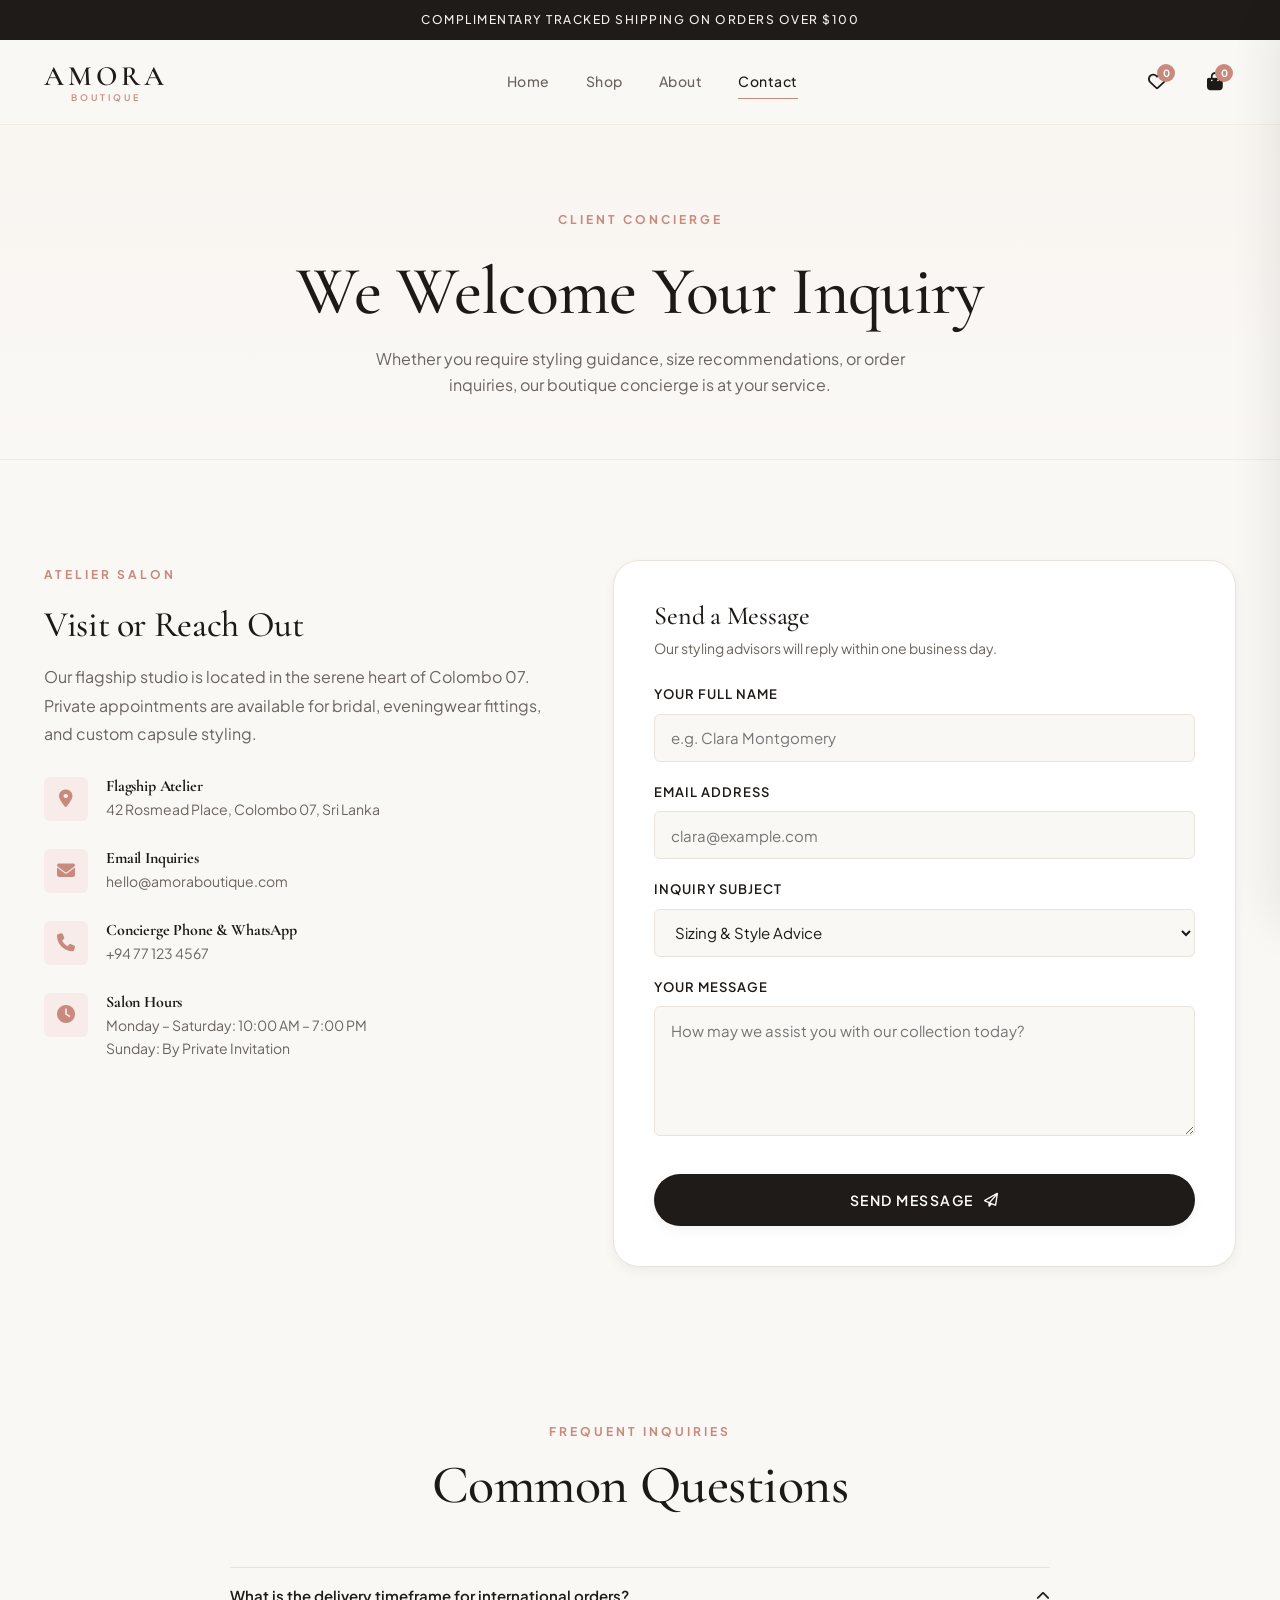
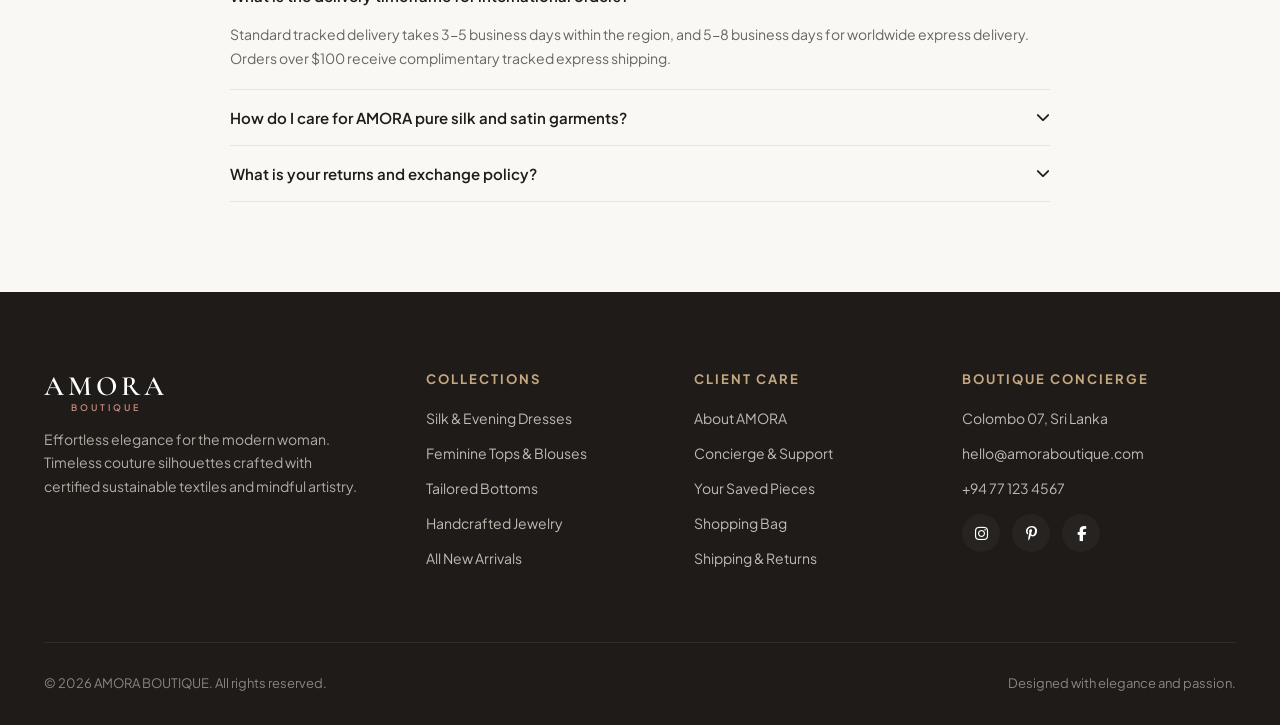
<file: contact.html>
<!DOCTYPE html>
<html lang="en">
<head>
    <meta charset="UTF-8">
    <meta name="viewport" content="width=device-width, initial-scale=1.0">
    <title>Concierge & Contact | AMORA BOUTIQUE</title>
    <meta name="description" content="Connect with our atelier styling team for assistance with sizing, custom bespoke inquiries, and boutique orders.">

    <!-- Google Fonts -->
    <link rel="preconnect" href="https://fonts.googleapis.com">
    <link rel="preconnect" href="https://fonts.gstatic.com" crossorigin>
    <link href="https://fonts.googleapis.com/css2?family=Cormorant+Garamond:ital,wght@0,400;0,500;0,600;0,700;1,400;1,600&family=Plus+Jakarta+Sans:wght@300;400;500;600;700&display=swap" rel="stylesheet">

    <!-- Font Awesome CDN -->
    <link rel="stylesheet" href="https://cdnjs.cloudflare.com/ajax/libs/font-awesome/6.7.2/css/all.min.css">

    <!-- Master CSS -->
    <link rel="stylesheet" href="css/style.css">
</head>

<body>

    <!-- =====================================================
         ANNOUNCEMENT BAR
    ====================================================== -->
    <div class="announcement-bar">
        <span>Complimentary tracked shipping on orders over $100</span>
        
    </div>

    <!-- =====================================================
         HEADER
    ====================================================== -->
    <header class="site-header">
        <div class="container header-inner">
            <a href="index.html" class="logo">
                <span>AMORA</span>
                <small>BOUTIQUE</small>
            </a>

            <nav class="main-nav">
                <a href="index.html">Home</a>
                <a href="shop.html">Shop</a>
                <a href="about.html">About</a>
                <a href="contact.html" class="active">Contact</a>
            </nav>

            <div class="header-actions">
                <a href="wishlist.html" class="header-icon-link" aria-label="View Wishlist" title="Wishlist">
                    <i class="fa-regular fa-heart"></i>
                    <span class="wishlist-count header-icon-count">0</span>
                </a>

                <a href="cart.html" class="header-icon-link" aria-label="View Shopping Bag" title="Shopping Bag">
                    <i class="fa-solid fa-bag-shopping"></i>
                    <span class="cart-count header-icon-count">0</span>
                </a>

                <button type="button" class="mobile-menu-button" aria-label="Toggle Navigation Menu">
                    <span></span>
                    <span></span>
                    <span></span>
                </button>
            </div>
        </div>
    </header>

    <!-- Mobile Drawer & Backdrop -->
    <div class="mobile-nav-overlay"></div>
    <aside class="mobile-nav-drawer" aria-label="Mobile Navigation">
        <div class="mobile-drawer-header">
            <div class="logo">
                <span>AMORA</span>
                <small>BOUTIQUE</small>
            </div>
            <button type="button" class="mobile-drawer-close" aria-label="Close Navigation">&times;</button>
        </div>

        <nav class="mobile-drawer-links">
            <a href="index.html">Home</a>
            <a href="shop.html">All Collections</a>
            <a href="shop.html?category=dresses">Dresses</a>
            <a href="shop.html?category=tops">Tops & Blouses</a>
            <a href="shop.html?category=bottoms">Trousers & Skirts</a>
            <a href="shop.html?category=accessories">Jewelry & Accessories</a>
            <a href="about.html">Our Atelier Story</a>
            <a href="contact.html" class="active">Concierge & Contact</a>
        </nav>

        <div class="mobile-drawer-footer">
            <p>hello@amoraboutique.com</p>
            <p>+94 77 123 4567 • Colombo, Sri Lanka</p>
        </div>
    </aside>

    <!-- =====================================================
         MAIN CONTACT CONTENT
    ====================================================== -->
    <main>
        <section class="shop-header">
            <div class="container">
                <span class="eyebrow">CLIENT CONCIERGE</span>
                <h1>We Welcome Your Inquiry</h1>
                <p>Whether you require styling guidance, size recommendations, or order inquiries, our boutique concierge is at your service.</p>
            </div>
        </section>

        <section class="section" style="padding-top: 30px;">
            <div class="container">
                <div class="contact-layout">

                    <!-- Left: Contact Details -->
                    <div class="contact-info-panel">
                        <div>
                            <span class="eyebrow">ATELIER SALON</span>
                            <h2 style="font-size: 36px; margin: 8px 0 16px;">Visit or Reach Out</h2>
                            <p style="color: var(--color-text-secondary); line-height: 1.8;">
                                Our flagship studio is located in the serene heart of Colombo 07. Private appointments are available for bridal, eveningwear fittings, and custom capsule styling.
                            </p>
                        </div>

                        <div class="contact-info-item">
                            <div class="icon"><i class="fa-solid fa-location-dot"></i></div>
                            <div>
                                <h4 style="font-size: 16px; font-weight: 700; margin-bottom: 2px;">Flagship Atelier</h4>
                                <p style="font-size: 14px; color: var(--color-text-secondary);">42 Rosmead Place, Colombo 07, Sri Lanka</p>
                            </div>
                        </div>

                        <div class="contact-info-item">
                            <div class="icon"><i class="fa-solid fa-envelope"></i></div>
                            <div>
                                <h4 style="font-size: 16px; font-weight: 700; margin-bottom: 2px;">Email Inquiries</h4>
                                <p style="font-size: 14px; color: var(--color-text-secondary);">hello@amoraboutique.com</p>
                            </div>
                        </div>

                        <div class="contact-info-item">
                            <div class="icon"><i class="fa-solid fa-phone"></i></div>
                            <div>
                                <h4 style="font-size: 16px; font-weight: 700; margin-bottom: 2px;">Concierge Phone & WhatsApp</h4>
                                <p style="font-size: 14px; color: var(--color-text-secondary);">+94 77 123 4567</p>
                            </div>
                        </div>

                        <div class="contact-info-item">
                            <div class="icon"><i class="fa-solid fa-clock"></i></div>
                            <div>
                                <h4 style="font-size: 16px; font-weight: 700; margin-bottom: 2px;">Salon Hours</h4>
                                <p style="font-size: 14px; color: var(--color-text-secondary);">Monday – Saturday: 10:00 AM – 7:00 PM<br>Sunday: By Private Invitation</p>
                            </div>
                        </div>
                    </div>

                    <!-- Right: Interactive Form -->
                    <div class="contact-form-card">
                        <h3 style="font-size: 26px; margin-bottom: 6px;">Send a Message</h3>
                        <p style="font-size: 14px; color: var(--color-text-secondary); margin-bottom: 24px;">Our styling advisors will reply within one business day.</p>

                        <!-- Success Banner -->
                        <div id="contact-success" style="display: none; background-color: var(--color-success-light); border: 1px solid #A5D6A7; color: var(--color-success); padding: 14px 18px; border-radius: var(--radius-sm); margin-bottom: 20px; font-size: 14px;">
                            <i class="fa-solid fa-circle-check"></i> Thank you! Your message has been received. A styling advisor will contact you shortly.
                        </div>

                        <form id="contact-form">
                            <div class="form-group">
                                <label for="contact-name">Your Full Name</label>
                                <input type="text" id="contact-name" class="form-control" placeholder="e.g. Clara Montgomery" required>
                            </div>

                            <div class="form-group">
                                <label for="contact-email">Email Address</label>
                                <input type="email" id="contact-email" class="form-control" placeholder="clara@example.com" required>
                            </div>

                            <div class="form-group">
                                <label for="contact-subject">Inquiry Subject</label>
                                <select id="contact-subject" class="form-control">
                                    <option value="Sizing & Style Advice">Sizing & Style Advice</option>
                                    <option value="Order Tracking & Delivery">Order Tracking & Delivery</option>
                                    <option value="Private Salon Appointment">Private Salon Appointment</option>
                                    <option value="Returns & Exchanges">Returns & Exchanges</option>
                                    <option value="Press & Collaboration">Press & Collaboration</option>
                                </select>
                            </div>

                            <div class="form-group">
                                <label for="contact-message">Your Message</label>
                                <textarea id="contact-message" class="form-control" placeholder="How may we assist you with our collection today?" required></textarea>
                            </div>

                            <button type="submit" class="btn btn-primary btn-block btn-lg" style="margin-top: 10px;">
                                Send Message <i class="fa-regular fa-paper-plane"></i>
                            </button>
                        </form>
                    </div>

                </div>

                <!-- FAQ Accordion -->
                <div style="margin-top: 80px; max-width: 820px; margin-left: auto; margin-right: auto;">
                    <div class="section-heading">
                        <span class="eyebrow">FREQUENT INQUIRIES</span>
                        <h2>Common Questions</h2>
                    </div>

                    <div class="product-accordions">
                        <div class="accordion-item is-open">
                            <button type="button" class="accordion-trigger faq-trigger">
                                <span>What is the delivery timeframe for international orders?</span>
                                <i class="fa-solid fa-chevron-down"></i>
                            </button>
                            <div class="accordion-content">
                                <p>Standard tracked delivery takes 3-5 business days within the region, and 5-8 business days for worldwide express delivery. Orders over $100 receive complimentary tracked express shipping.</p>
                            </div>
                        </div>

                        <div class="accordion-item">
                            <button type="button" class="accordion-trigger faq-trigger">
                                <span>How do I care for AMORA pure silk and satin garments?</span>
                                <i class="fa-solid fa-chevron-down"></i>
                            </button>
                            <div class="accordion-content">
                                <p>We recommend dry cleaning or delicate hand washing with pH-neutral silk detergent in cold water. Avoid wringing or direct sunlight; dry flat in the shade and light-steam on low heat.</p>
                            </div>
                        </div>

                        <div class="accordion-item">
                            <button type="button" class="accordion-trigger faq-trigger">
                                <span>What is your returns and exchange policy?</span>
                                <i class="fa-solid fa-chevron-down"></i>
                            </button>
                            <div class="accordion-content">
                                <p>We offer a generous 30-day return policy on all unworn garments with original tags and security ribbons attached. Contact our concierge team to generate your complimentary return shipping label.</p>
                            </div>
                        </div>
                    </div>
                </div>

            </div>
        </section>
    </main>

    <!-- =====================================================
         FOOTER
    ====================================================== -->
    <footer class="site-footer">
        <div class="container">
            <div class="footer-grid">
                <div class="footer-brand">
                    <a href="index.html" class="logo">
                        <span>AMORA</span>
                        <small>BOUTIQUE</small>
                    </a>
                    <p>
                        Effortless elegance for the modern woman. Timeless couture silhouettes crafted with certified sustainable textiles and mindful artistry.
                    </p>
                </div>

                <div class="footer-column">
                    <h4>Collections</h4>
                    <a href="shop.html?category=dresses">Silk & Evening Dresses</a>
                    <a href="shop.html?category=tops">Feminine Tops & Blouses</a>
                    <a href="shop.html?category=bottoms">Tailored Bottoms</a>
                    <a href="shop.html?category=accessories">Handcrafted Jewelry</a>
                    <a href="shop.html">All New Arrivals</a>
                </div>

                <div class="footer-column">
                    <h4>Client Care</h4>
                    <a href="about.html">About AMORA</a>
                    <a href="contact.html">Concierge & Support</a>
                    <a href="wishlist.html">Your Saved Pieces</a>
                    <a href="cart.html">Shopping Bag</a>
                    <a href="contact.html">Shipping & Returns</a>
                </div>

                <div class="footer-column">
                    <h4>Boutique Concierge</h4>
                    <p>Colombo 07, Sri Lanka</p>
                    <p>hello@amoraboutique.com</p>
                    <p>+94 77 123 4567</p>
                    <div class="footer-social-links">
                        <a href="#" aria-label="Instagram"><i class="fa-brands fa-instagram"></i></a>
                        <a href="#" aria-label="Pinterest"><i class="fa-brands fa-pinterest-p"></i></a>
                        <a href="#" aria-label="Facebook"><i class="fa-brands fa-facebook-f"></i></a>
                    </div>
                </div>
            </div>

            <div class="footer-bottom">
                <p>© 2026 AMORA BOUTIQUE. All rights reserved.</p>
                <p>Designed with elegance and passion.</p>
            </div>
        </div>
    </footer>

    <!-- Scripts -->
    <script src="js/products.js"></script>
    <script src="js/script.js"></script>
    <script src="js/contact.js"></script>
</body>
</html>
</file>
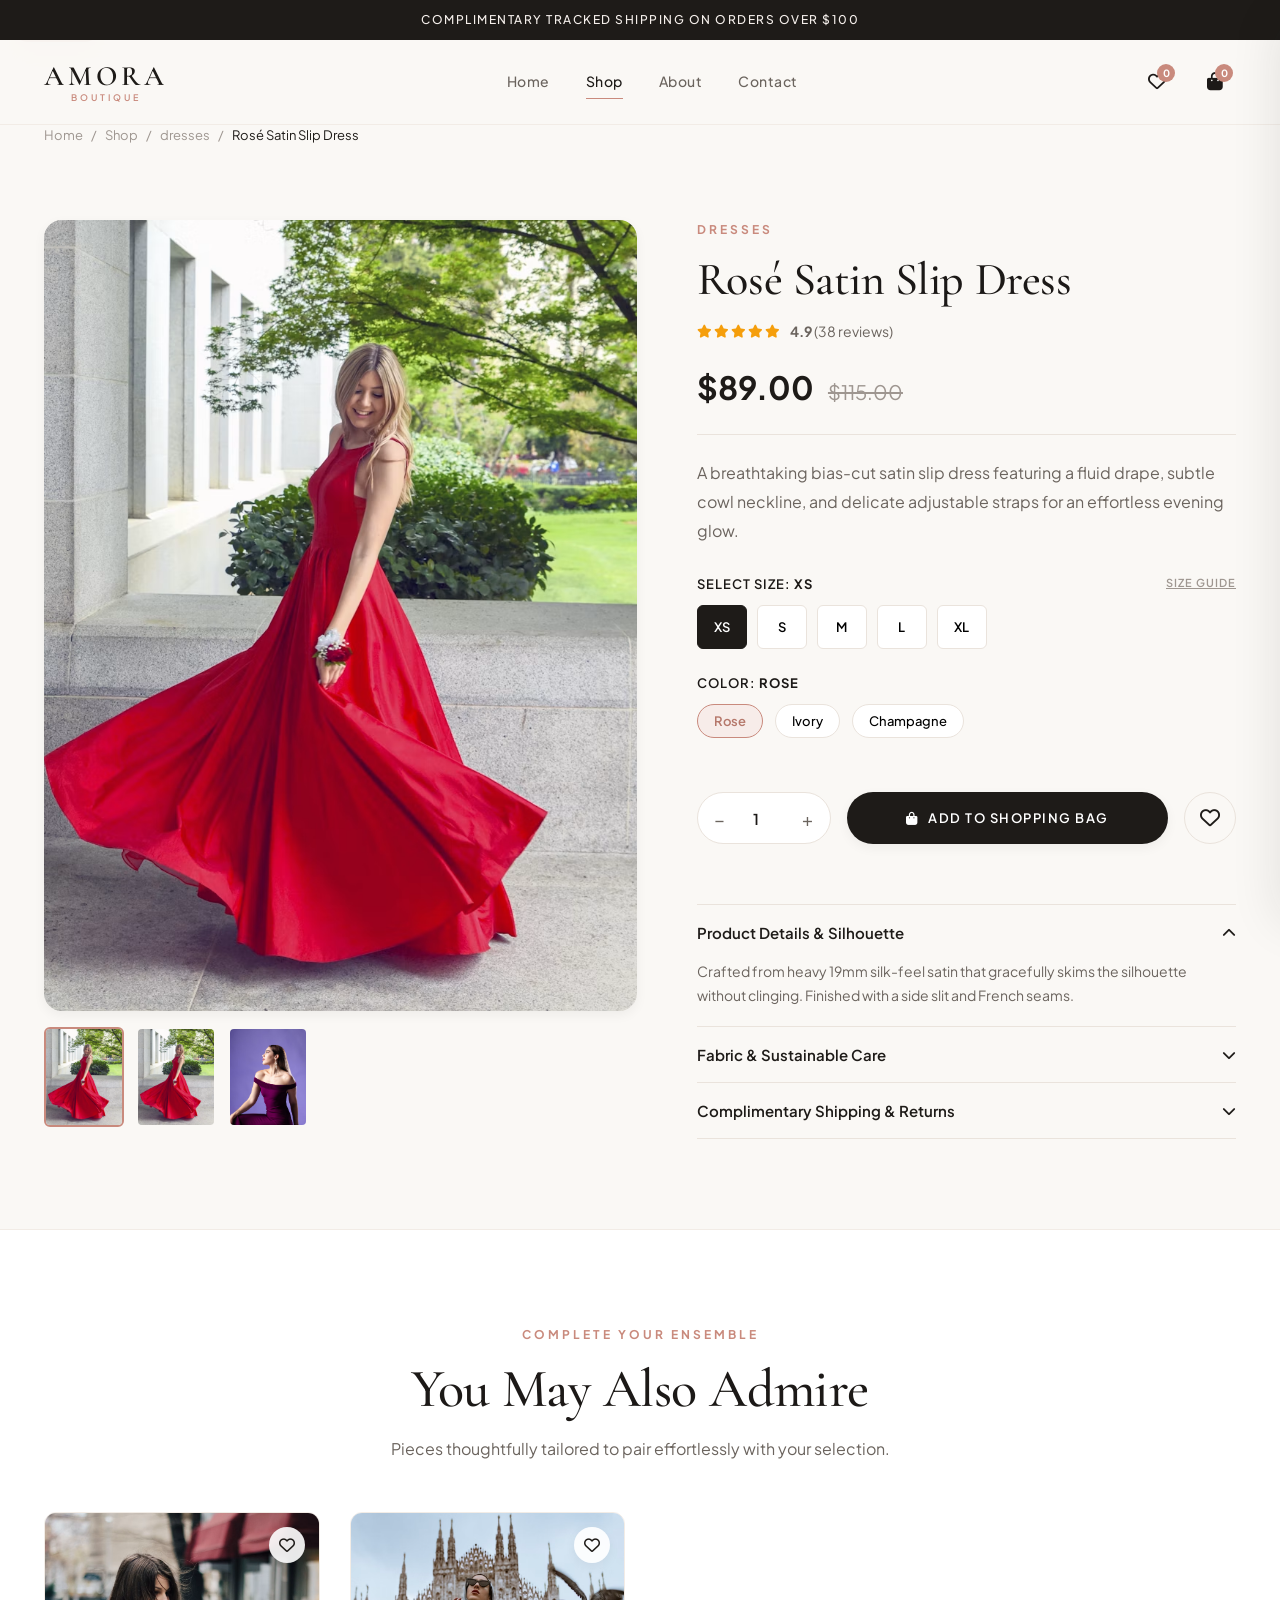
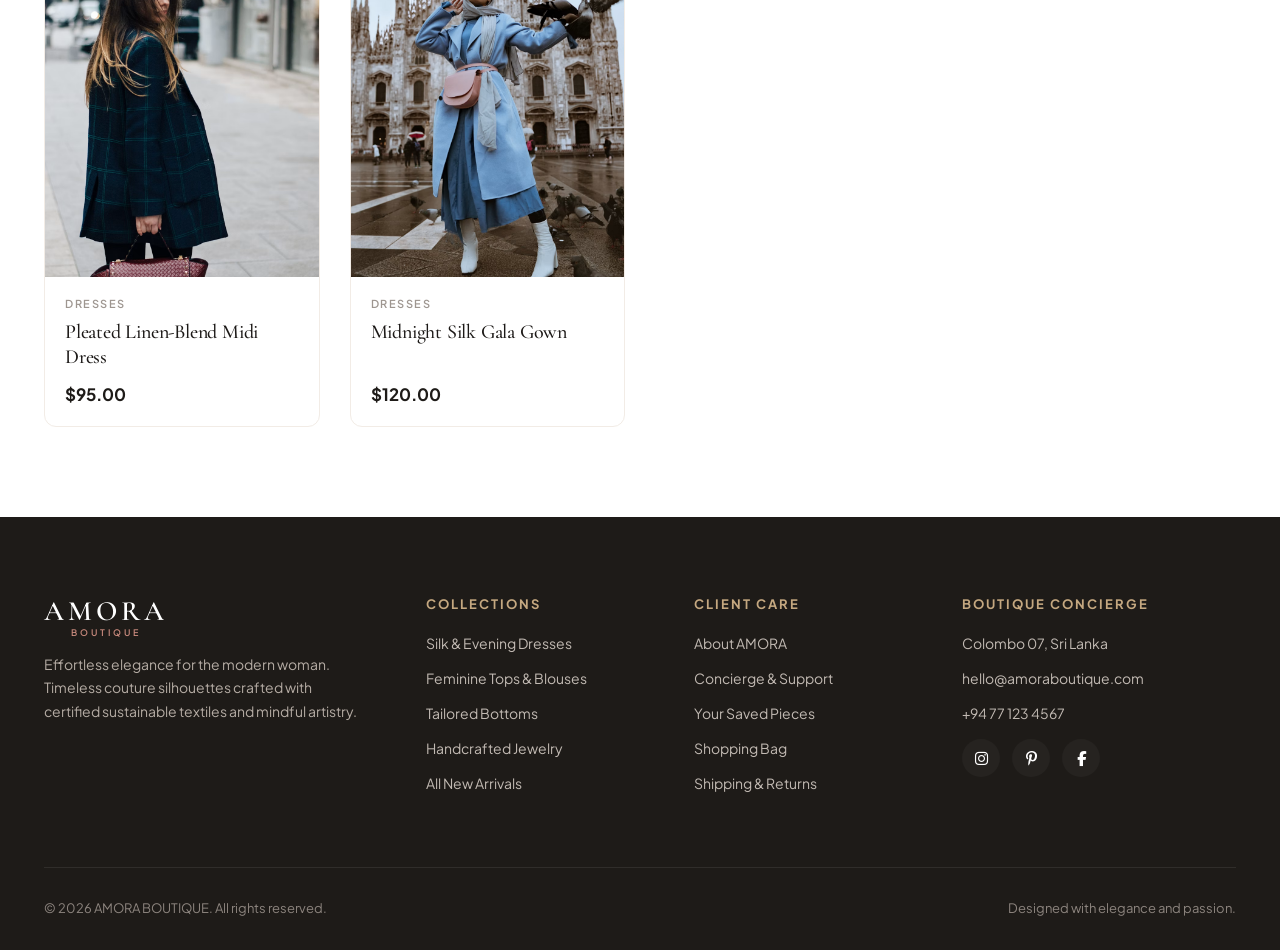
<file: product.html>
<!DOCTYPE html>
<html lang="en">
<head>
    <meta charset="UTF-8">
    <meta name="viewport" content="width=device-width, initial-scale=1.0">
    <title>Product Details | AMORA BOUTIQUE</title>
    <meta name="description" content="Explore handcrafted garment details, luxurious materials, sustainable care guides, and sizing at AMORA BOUTIQUE.">

    <!-- Google Fonts -->
    <link rel="preconnect" href="https://fonts.googleapis.com">
    <link rel="preconnect" href="https://fonts.gstatic.com" crossorigin>
    <link href="https://fonts.googleapis.com/css2?family=Cormorant+Garamond:ital,wght@0,400;0,500;0,600;0,700;1,400;1,600&family=Plus+Jakarta+Sans:wght@300;400;500;600;700&display=swap" rel="stylesheet">

    <!-- Font Awesome CDN -->
    <link rel="stylesheet" href="https://cdnjs.cloudflare.com/ajax/libs/font-awesome/6.7.2/css/all.min.css">

    <!-- Master CSS -->
    <link rel="stylesheet" href="css/style.css">
</head>

<body>

    <!-- =====================================================
         ANNOUNCEMENT BAR
    ====================================================== -->
    <div class="announcement-bar">
        <span>Complimentary tracked shipping on orders over $100</span>
        
    </div>

    <!-- =====================================================
         HEADER
    ====================================================== -->
    <header class="site-header">
        <div class="container header-inner">
            <a href="index.html" class="logo">
                <span>AMORA</span>
                <small>BOUTIQUE</small>
            </a>

            <nav class="main-nav">
                <a href="index.html">Home</a>
                <a href="shop.html" class="active">Shop</a>
                <a href="about.html">About</a>
                <a href="contact.html">Contact</a>
            </nav>

            <div class="header-actions">
                <a href="wishlist.html" class="header-icon-link" aria-label="View Wishlist" title="Wishlist">
                    <i class="fa-regular fa-heart"></i>
                    <span class="wishlist-count header-icon-count">0</span>
                </a>

                <a href="cart.html" class="header-icon-link" aria-label="View Shopping Bag" title="Shopping Bag">
                    <i class="fa-solid fa-bag-shopping"></i>
                    <span class="cart-count header-icon-count">0</span>
                </a>

                <button type="button" class="mobile-menu-button" aria-label="Toggle Navigation Menu">
                    <span></span>
                    <span></span>
                    <span></span>
                </button>
            </div>
        </div>
    </header>

    <!-- Mobile Drawer & Backdrop -->
    <div class="mobile-nav-overlay"></div>
    <aside class="mobile-nav-drawer" aria-label="Mobile Navigation">
        <div class="mobile-drawer-header">
            <div class="logo">
                <span>AMORA</span>
                <small>BOUTIQUE</small>
            </div>
            <button type="button" class="mobile-drawer-close" aria-label="Close Navigation">&times;</button>
        </div>

        <nav class="mobile-drawer-links">
            <a href="index.html">Home</a>
            <a href="shop.html">All Collections</a>
            <a href="shop.html?category=dresses">Dresses</a>
            <a href="shop.html?category=tops">Tops & Blouses</a>
            <a href="shop.html?category=bottoms">Trousers & Skirts</a>
            <a href="shop.html?category=accessories">Jewelry & Accessories</a>
            <a href="about.html">Our Atelier Story</a>
            <a href="contact.html">Concierge & Contact</a>
        </nav>

        <div class="mobile-drawer-footer">
            <p>hello@amoraboutique.com</p>
            <p>+94 77 123 4567 • Colombo, Sri Lanka</p>
        </div>
    </aside>

    <!-- =====================================================
         MAIN CONTENT: PRODUCT DETAILS
    ====================================================== -->
    <main>
        <div class="container" id="product-detail">
            <!-- Dynamically populated by product.js -->
        </div>

        <!-- Related Products Section -->
        <section class="section" style="background-color: var(--color-surface); border-top: 1px solid var(--color-border-subtle);">
            <div class="container">
                <div class="section-heading">
                    <span class="eyebrow">COMPLETE YOUR ENSEMBLE</span>
                    <h2>You May Also Admire</h2>
                    <p>Pieces thoughtfully tailored to pair effortlessly with your selection.</p>
                </div>
                <div class="product-grid" id="related-products"></div>
            </div>
        </section>
    </main>

    <!-- =====================================================
         FOOTER
    ====================================================== -->
    <footer class="site-footer">
        <div class="container">
            <div class="footer-grid">
                <div class="footer-brand">
                    <a href="index.html" class="logo">
                        <span>AMORA</span>
                        <small>BOUTIQUE</small>
                    </a>
                    <p>
                        Effortless elegance for the modern woman. Timeless couture silhouettes crafted with certified sustainable textiles and mindful artistry.
                    </p>
                </div>

                <div class="footer-column">
                    <h4>Collections</h4>
                    <a href="shop.html?category=dresses">Silk & Evening Dresses</a>
                    <a href="shop.html?category=tops">Feminine Tops & Blouses</a>
                    <a href="shop.html?category=bottoms">Tailored Bottoms</a>
                    <a href="shop.html?category=accessories">Handcrafted Jewelry</a>
                    <a href="shop.html">All New Arrivals</a>
                </div>

                <div class="footer-column">
                    <h4>Client Care</h4>
                    <a href="about.html">About AMORA</a>
                    <a href="contact.html">Concierge & Support</a>
                    <a href="wishlist.html">Your Saved Pieces</a>
                    <a href="cart.html">Shopping Bag</a>
                    <a href="contact.html">Shipping & Returns</a>
                </div>

                <div class="footer-column">
                    <h4>Boutique Concierge</h4>
                    <p>Colombo 07, Sri Lanka</p>
                    <p>hello@amoraboutique.com</p>
                    <p>+94 77 123 4567</p>
                    <div class="footer-social-links">
                        <a href="#" aria-label="Instagram"><i class="fa-brands fa-instagram"></i></a>
                        <a href="#" aria-label="Pinterest"><i class="fa-brands fa-pinterest-p"></i></a>
                        <a href="#" aria-label="Facebook"><i class="fa-brands fa-facebook-f"></i></a>
                    </div>
                </div>
            </div>

            <div class="footer-bottom">
                <p>© 2026 AMORA BOUTIQUE. All rights reserved.</p>
                <p>Designed with elegance and passion.</p>
            </div>
        </div>
    </footer>

    <!-- Core Scripts -->
    <script src="js/products.js"></script>
    <script src="js/script.js"></script>
    <script src="js/product.js"></script>
</body>
</html>
</file>
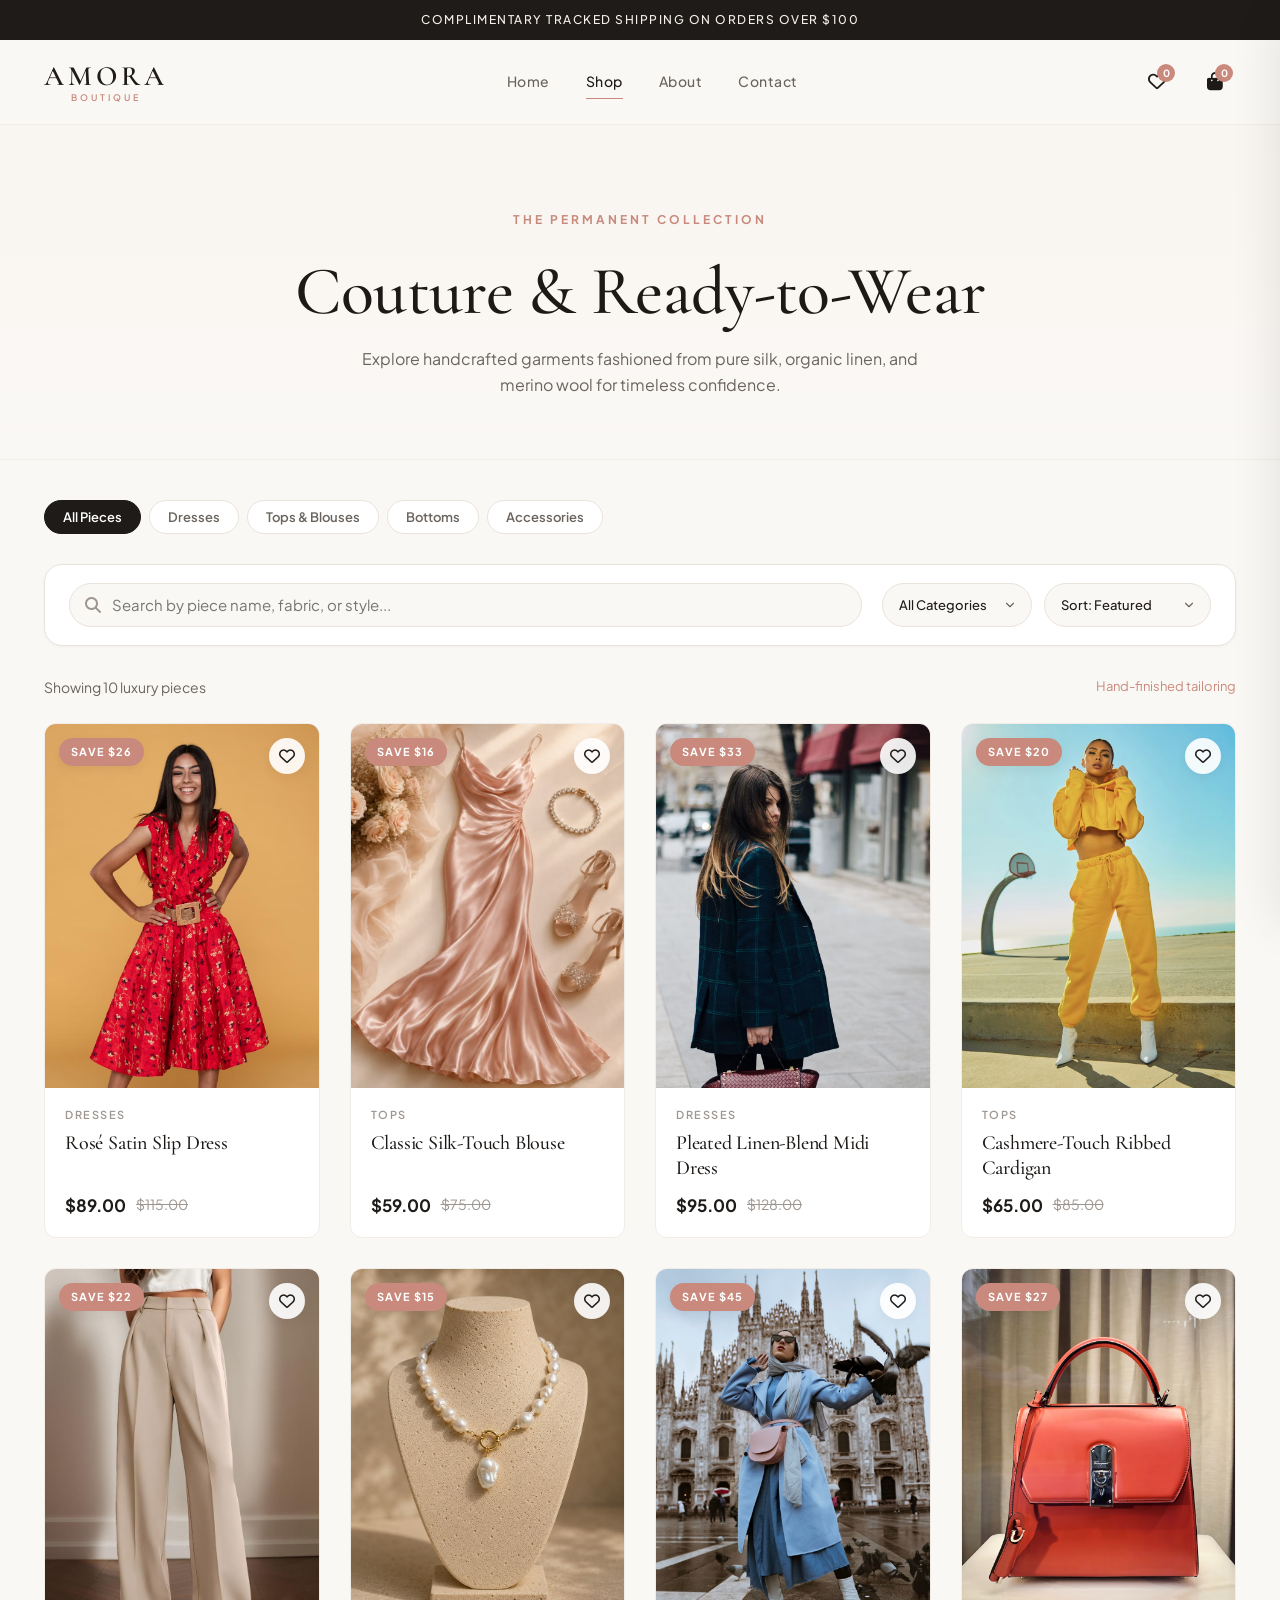
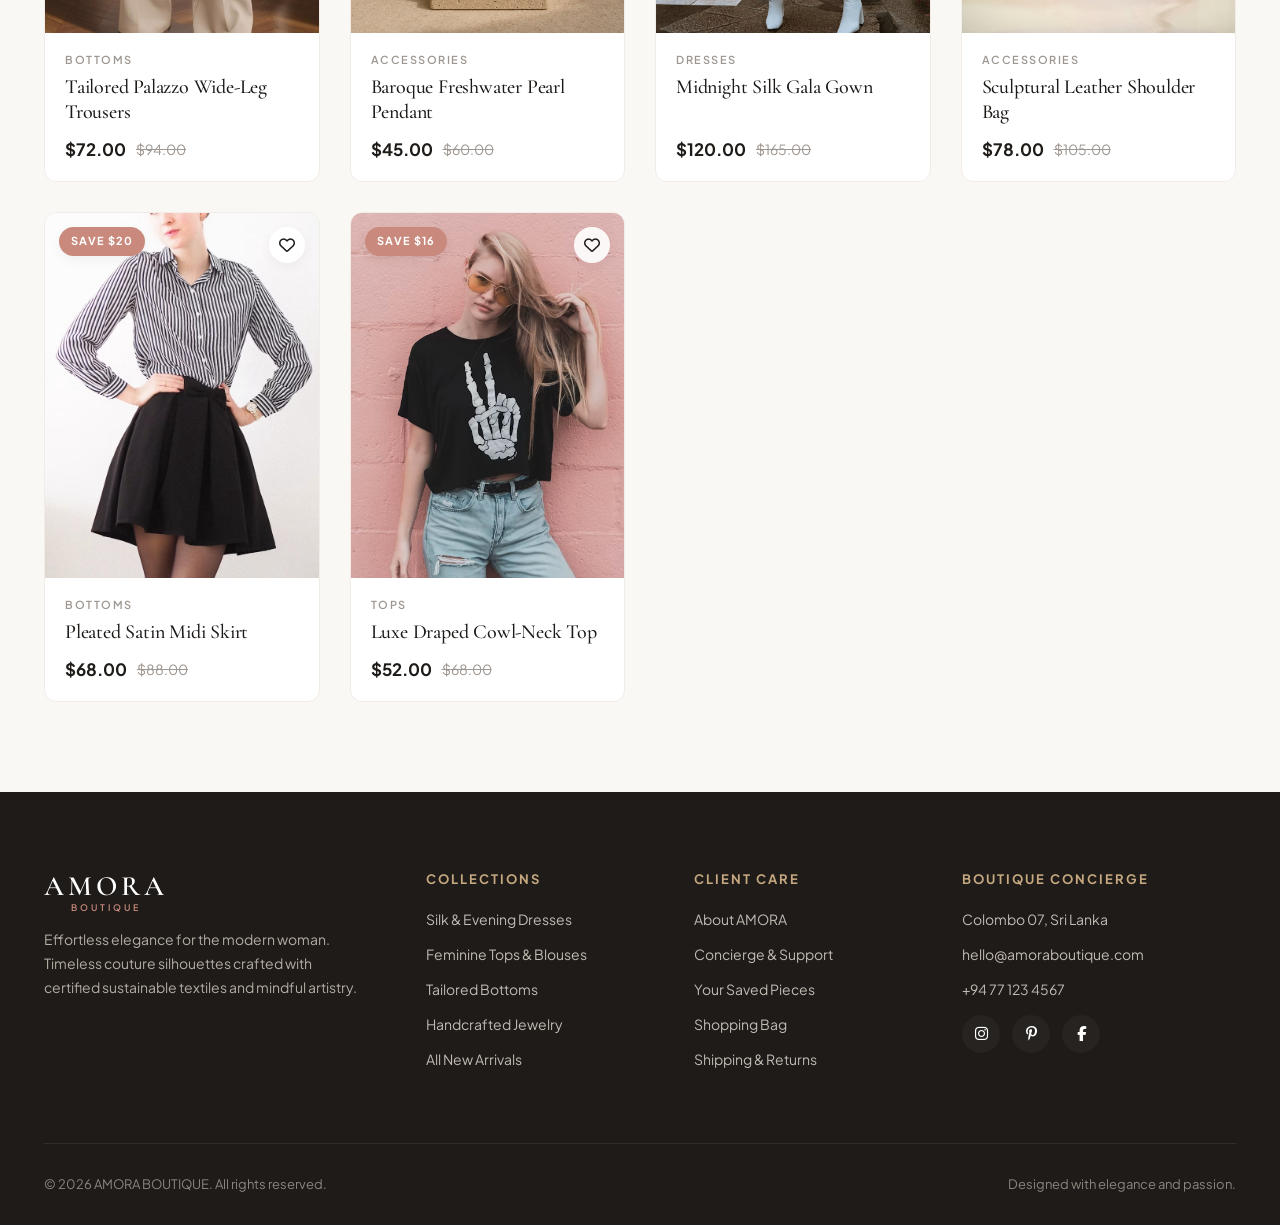
<file: shop.html>
<!DOCTYPE html>
<html lang="en">
<head>
    <meta charset="UTF-8">
    <meta name="viewport" content="width=device-width, initial-scale=1.0">
    <title>Shop Collections | AMORA BOUTIQUE</title>
    <meta name="description" content="Explore luxury women's dresses, blouses, tailored trousers, and handcrafted jewelry designed for timeless elegance.">

    <!-- Google Fonts -->
    <link rel="preconnect" href="https://fonts.googleapis.com">
    <link rel="preconnect" href="https://fonts.gstatic.com" crossorigin>
    <link href="https://fonts.googleapis.com/css2?family=Cormorant+Garamond:ital,wght@0,400;0,500;0,600;0,700;1,400;1,600&family=Plus+Jakarta+Sans:wght@300;400;500;600;700&display=swap" rel="stylesheet">

    <!-- Font Awesome CDN -->
    <link rel="stylesheet" href="https://cdnjs.cloudflare.com/ajax/libs/font-awesome/6.7.2/css/all.min.css">

    <!-- CSS -->
    <link rel="stylesheet" href="css/style.css">
</head>

<body>

    <!-- =====================================================
         ANNOUNCEMENT BAR
    ====================================================== -->
    <div class="announcement-bar">
        <span>Complimentary tracked shipping on orders over $100</span>
        
    </div>

    <!-- =====================================================
         HEADER
    ====================================================== -->
    <header class="site-header">
        <div class="container header-inner">
            <a href="index.html" class="logo">
                <span>AMORA</span>
                <small>BOUTIQUE</small>
            </a>

            <nav class="main-nav">
                <a href="index.html">Home</a>
                <a href="shop.html" class="active">Shop</a>
                <a href="about.html">About</a>
                <a href="contact.html">Contact</a>
            </nav>

            <div class="header-actions">
                <a href="wishlist.html" class="header-icon-link" aria-label="View Wishlist" title="Wishlist">
                    <i class="fa-regular fa-heart"></i>
                    <span class="wishlist-count header-icon-count">0</span>
                </a>

                <a href="cart.html" class="header-icon-link" aria-label="View Shopping Bag" title="Shopping Bag">
                    <i class="fa-solid fa-bag-shopping"></i>
                    <span class="cart-count header-icon-count">0</span>
                </a>

                <button type="button" class="mobile-menu-button" aria-label="Toggle Navigation Menu">
                    <span></span>
                    <span></span>
                    <span></span>
                </button>
            </div>
        </div>
    </header>

    <!-- Mobile Drawer & Backdrop -->
    <div class="mobile-nav-overlay"></div>
    <aside class="mobile-nav-drawer" aria-label="Mobile Navigation">
        <div class="mobile-drawer-header">
            <div class="logo">
                <span>AMORA</span>
                <small>BOUTIQUE</small>
            </div>
            <button type="button" class="mobile-drawer-close" aria-label="Close Navigation">&times;</button>
        </div>

        <nav class="mobile-drawer-links">
            <a href="index.html">Home</a>
            <a href="shop.html" class="active">All Collections</a>
            <a href="shop.html?category=dresses">Dresses</a>
            <a href="shop.html?category=tops">Tops & Blouses</a>
            <a href="shop.html?category=bottoms">Trousers & Skirts</a>
            <a href="shop.html?category=accessories">Jewelry & Accessories</a>
            <a href="about.html">Our Atelier Story</a>
            <a href="contact.html">Concierge & Contact</a>
        </nav>

        <div class="mobile-drawer-footer">
            <p>hello@amoraboutique.com</p>
            <p>+94 77 123 4567 • Colombo, Sri Lanka</p>
        </div>
    </aside>

    <!-- =====================================================
         PAGE HEADER
    ====================================================== -->
    <main>
        <section class="shop-header">
            <div class="container">
                <span class="eyebrow">THE PERMANENT COLLECTION</span>
                <h1>Couture & Ready-to-Wear</h1>
                <p>Explore handcrafted garments fashioned from pure silk, organic linen, and merino wool for timeless confidence.</p>
            </div>
        </section>

        <!-- =====================================================
             SHOP MAIN SECTION
        ====================================================== -->
        <section class="section" style="padding-top: 40px;">
            <div class="container">

                <!-- Interactive Category Filter Pills -->
                <div class="category-pills">
                    <button type="button" class="category-pill is-active" data-category="all">All Pieces</button>
                    <button type="button" class="category-pill" data-category="dresses">Dresses</button>
                    <button type="button" class="category-pill" data-category="tops">Tops & Blouses</button>
                    <button type="button" class="category-pill" data-category="bottoms">Bottoms</button>
                    <button type="button" class="category-pill" data-category="accessories">Accessories</button>
                </div>

                <!-- Search & Sorting Controls -->
                <div class="shop-toolbar">
                    <div class="shop-search-box">
                        <i class="fa-solid fa-magnifying-glass"></i>
                        <input type="text" id="product-search" placeholder="Search by piece name, fabric, or style..." autocomplete="off">
                    </div>

                    <div class="shop-filter-group">
                        <select id="category-filter" class="shop-select" aria-label="Category Selection">
                            <option value="all">All Categories</option>
                            <option value="dresses">Dresses</option>
                            <option value="tops">Tops & Blouses</option>
                            <option value="bottoms">Bottoms</option>
                            <option value="accessories">Accessories</option>
                        </select>

                        <select id="sort-products" class="shop-select" aria-label="Sort Pieces">
                            <option value="featured">Sort: Featured</option>
                            <option value="low">Price: Low to High</option>
                            <option value="high">Price: High to Low</option>
                            <option value="rating">Highest Rated</option>
                            <option value="name">Alphabetical (A-Z)</option>
                        </select>
                    </div>
                </div>

                <!-- Product Counter Meta -->
                <div class="shop-meta-row">
                    <span id="product-count">Loading collection...</span>
                    <span style="font-size: 13px; color: var(--color-rose);"><i class="fa-solid fa-sparkles"></i> Hand-finished tailoring</span>
                </div>

                <!-- Dynamic Products Grid -->
                <div class="product-grid" id="shop-products"></div>

                <!-- Zero Search State -->
                <div class="shop-empty-state" id="no-products">
                    <i class="fa-regular fa-folder-open"></i>
                    <h3>No Matching Pieces</h3>
                    <p>We couldn't find any designs matching your specific filters. Try searching for silk, satin, or exploring another category.</p>
                    <button type="button" class="btn btn-outline" id="clear-filters-btn">Clear All Filters</button>
                </div>

            </div>
        </section>
    </main>

    <!-- =====================================================
         FOOTER
    ====================================================== -->
    <footer class="site-footer">
        <div class="container">
            <div class="footer-grid">
                <div class="footer-brand">
                    <a href="index.html" class="logo">
                        <span>AMORA</span>
                        <small>BOUTIQUE</small>
                    </a>
                    <p>
                        Effortless elegance for the modern woman. Timeless couture silhouettes crafted with certified sustainable textiles and mindful artistry.
                    </p>
                </div>

                <div class="footer-column">
                    <h4>Collections</h4>
                    <a href="shop.html?category=dresses">Silk & Evening Dresses</a>
                    <a href="shop.html?category=tops">Feminine Tops & Blouses</a>
                    <a href="shop.html?category=bottoms">Tailored Bottoms</a>
                    <a href="shop.html?category=accessories">Handcrafted Jewelry</a>
                    <a href="shop.html">All New Arrivals</a>
                </div>

                <div class="footer-column">
                    <h4>Client Care</h4>
                    <a href="about.html">About AMORA</a>
                    <a href="contact.html">Concierge & Support</a>
                    <a href="wishlist.html">Your Saved Pieces</a>
                    <a href="cart.html">Shopping Bag</a>
                    <a href="contact.html">Shipping & Returns</a>
                </div>

                <div class="footer-column">
                    <h4>Boutique Concierge</h4>
                    <p>Colombo 07, Sri Lanka</p>
                    <p>hello@amoraboutique.com</p>
                    <p>+94 77 123 4567</p>
                    <div class="footer-social-links">
                        <a href="#" aria-label="Instagram"><i class="fa-brands fa-instagram"></i></a>
                        <a href="#" aria-label="Pinterest"><i class="fa-brands fa-pinterest-p"></i></a>
                        <a href="#" aria-label="Facebook"><i class="fa-brands fa-facebook-f"></i></a>
                    </div>
                </div>
            </div>

            <div class="footer-bottom">
                <p>© 2026 AMORA BOUTIQUE. All rights reserved.</p>
                <p>Designed with elegance and passion.</p>
            </div>
        </div>
    </footer>

    <!-- Scripts -->
    <script src="js/products.js"></script>
    <script src="js/script.js"></script>
    <script src="js/shop.js"></script>
</body>
</html>
</file>
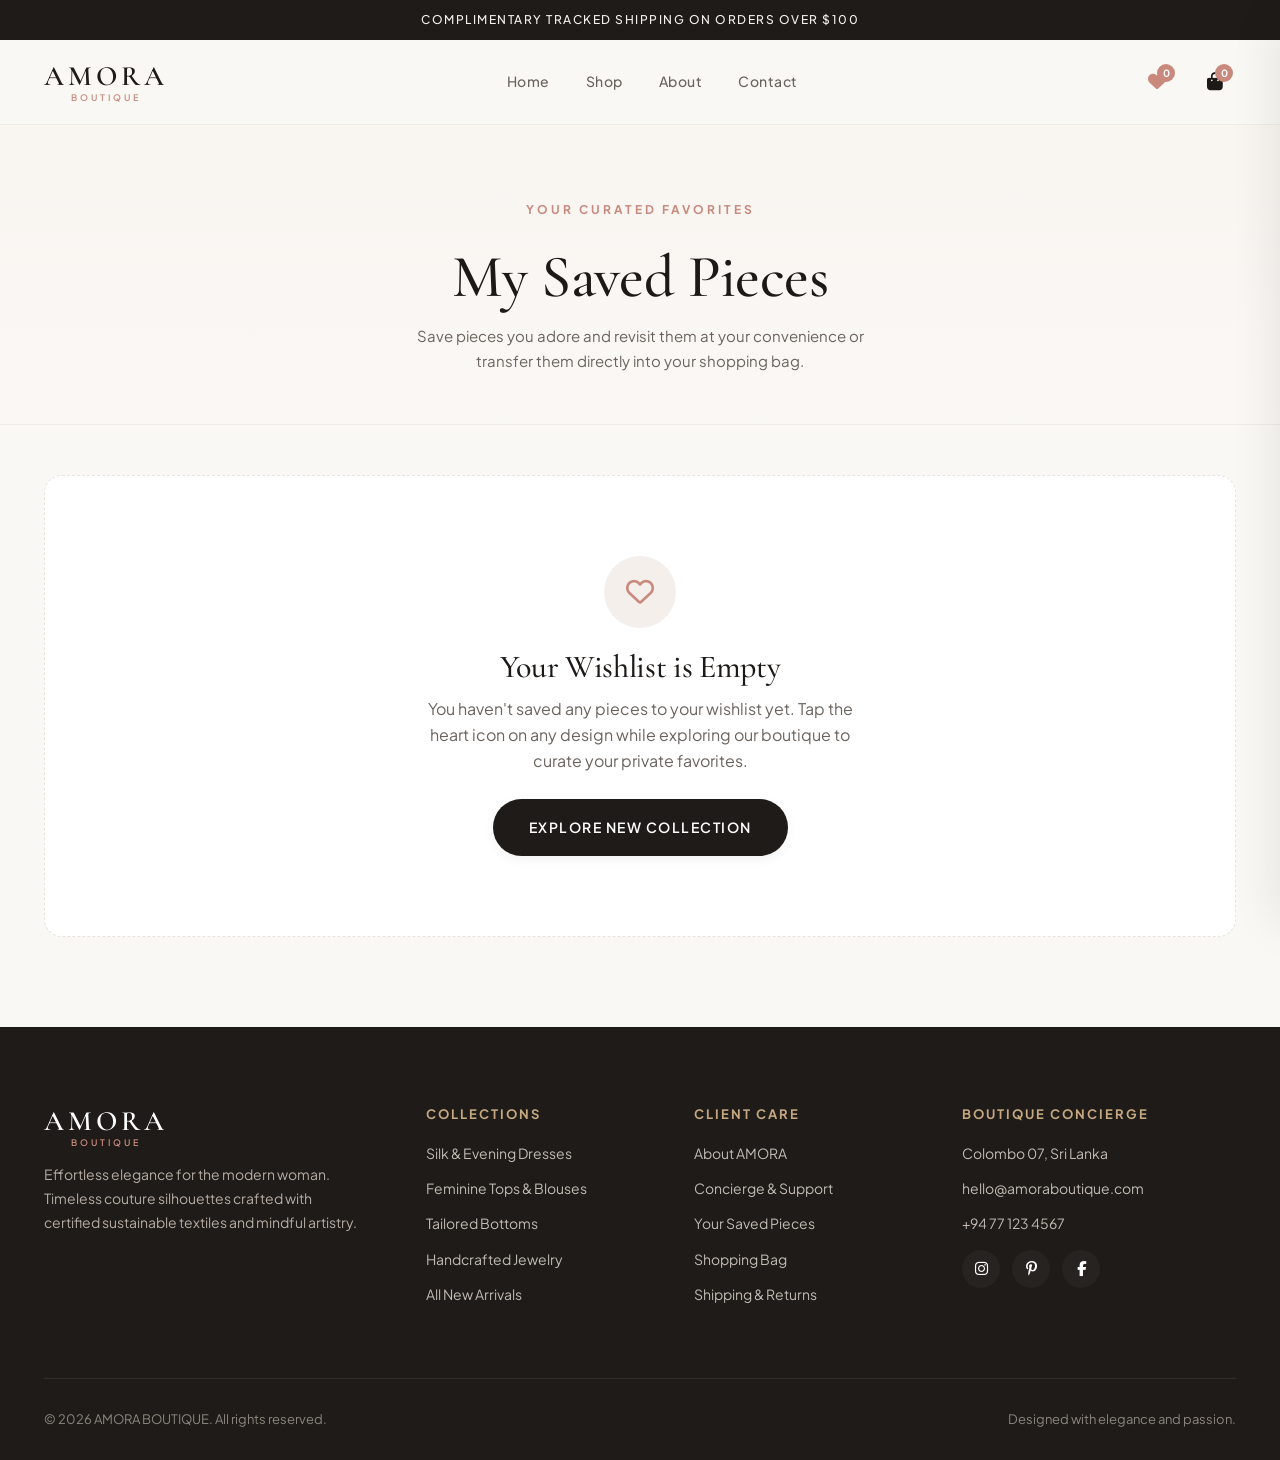
<file: wishlist.html>
<!DOCTYPE html>
<html lang="en">
<head>
    <meta charset="UTF-8">
    <meta name="viewport" content="width=device-width, initial-scale=1.0">
    <title>Your Saved Pieces | AMORA BOUTIQUE</title>
    <meta name="description" content="View and manage your saved luxury garments and accessories in your personal AMORA BOUTIQUE wishlist.">

    <!-- Google Fonts -->
    <link rel="preconnect" href="https://fonts.googleapis.com">
    <link rel="preconnect" href="https://fonts.gstatic.com" crossorigin>
    <link href="https://fonts.googleapis.com/css2?family=Cormorant+Garamond:ital,wght@0,400;0,500;0,600;0,700;1,400;1,600&family=Plus+Jakarta+Sans:wght@300;400;500;600;700&display=swap" rel="stylesheet">

    <!-- Font Awesome CDN -->
    <link rel="stylesheet" href="https://cdnjs.cloudflare.com/ajax/libs/font-awesome/6.7.2/css/all.min.css">

    <!-- Master CSS -->
    <link rel="stylesheet" href="css/style.css">
    <link rel="stylesheet" href="css/wishlist.css">
</head>

<body>

    <!-- =====================================================
         ANNOUNCEMENT BAR
    ====================================================== -->
    <div class="announcement-bar">
        <span>Complimentary tracked shipping on orders over $100</span>
        
    </div>

    <!-- =====================================================
         HEADER
    ====================================================== -->
    <header class="site-header">
        <div class="container header-inner">
            <a href="index.html" class="logo">
                <span>AMORA</span>
                <small>BOUTIQUE</small>
            </a>

            <nav class="main-nav">
                <a href="index.html">Home</a>
                <a href="shop.html">Shop</a>
                <a href="about.html">About</a>
                <a href="contact.html">Contact</a>
            </nav>

            <div class="header-actions">
                <a href="wishlist.html" class="header-icon-link active" aria-label="View Wishlist" title="Wishlist">
                    <i class="fa-solid fa-heart" style="color: var(--color-rose);"></i>
                    <span class="wishlist-count header-icon-count">0</span>
                </a>

                <a href="cart.html" class="header-icon-link" aria-label="View Shopping Bag" title="Shopping Bag">
                    <i class="fa-solid fa-bag-shopping"></i>
                    <span class="cart-count header-icon-count">0</span>
                </a>

                <button type="button" class="mobile-menu-button" aria-label="Toggle Navigation Menu">
                    <span></span>
                    <span></span>
                    <span></span>
                </button>
            </div>
        </div>
    </header>

    <!-- Mobile Drawer & Backdrop -->
    <div class="mobile-nav-overlay"></div>
    <aside class="mobile-nav-drawer" aria-label="Mobile Navigation">
        <div class="mobile-drawer-header">
            <div class="logo">
                <span>AMORA</span>
                <small>BOUTIQUE</small>
            </div>
            <button type="button" class="mobile-drawer-close" aria-label="Close Navigation">&times;</button>
        </div>

        <nav class="mobile-drawer-links">
            <a href="index.html">Home</a>
            <a href="shop.html">All Collections</a>
            <a href="shop.html?category=dresses">Dresses</a>
            <a href="shop.html?category=tops">Tops & Blouses</a>
            <a href="shop.html?category=bottoms">Trousers & Skirts</a>
            <a href="shop.html?category=accessories">Jewelry & Accessories</a>
            <a href="about.html">Our Atelier Story</a>
            <a href="contact.html">Concierge & Contact</a>
        </nav>

        <div class="mobile-drawer-footer">
            <p>hello@amoraboutique.com</p>
            <p>+94 77 123 4567 • Colombo, Sri Lanka</p>
        </div>
    </aside>

    <!-- =====================================================
         WISHLIST MAIN CONTENT
    ====================================================== -->
    <main>
        <section class="wishlist-hero">
            <div class="container">
                <span class="eyebrow">YOUR CURATED FAVORITES</span>
                <h1>My Saved Pieces</h1>
                <p>Save pieces you adore and revisit them at your convenience or transfer them directly into your shopping bag.</p>
            </div>
        </section>

        <section class="section" style="padding-top: 50px;">
            <div class="container">

                <!-- Empty State -->
                <div class="empty-state-card" id="empty-wishlist" style="display: none;">
                    <div class="icon-wrap">
                        <i class="fa-regular fa-heart"></i>
                    </div>
                    <h2>Your Wishlist is Empty</h2>
                    <p>You haven't saved any pieces to your wishlist yet. Tap the heart icon on any design while exploring our boutique to curate your private favorites.</p>
                    <a href="shop.html" class="btn btn-primary btn-lg">Explore New Collection</a>
                </div>

                <!-- Wishlist Grid Container -->
                <div class="wishlist-grid" id="wishlist-products">
                    <!-- Populated dynamically by wishlist.js -->
                </div>

            </div>
        </section>
    </main>

    <!-- =====================================================
         FOOTER
    ====================================================== -->
    <footer class="site-footer">
        <div class="container">
            <div class="footer-grid">
                <div class="footer-brand">
                    <a href="index.html" class="logo">
                        <span>AMORA</span>
                        <small>BOUTIQUE</small>
                    </a>
                    <p>
                        Effortless elegance for the modern woman. Timeless couture silhouettes crafted with certified sustainable textiles and mindful artistry.
                    </p>
                </div>

                <div class="footer-column">
                    <h4>Collections</h4>
                    <a href="shop.html?category=dresses">Silk & Evening Dresses</a>
                    <a href="shop.html?category=tops">Feminine Tops & Blouses</a>
                    <a href="shop.html?category=bottoms">Tailored Bottoms</a>
                    <a href="shop.html?category=accessories">Handcrafted Jewelry</a>
                    <a href="shop.html">All New Arrivals</a>
                </div>

                <div class="footer-column">
                    <h4>Client Care</h4>
                    <a href="about.html">About AMORA</a>
                    <a href="contact.html">Concierge & Support</a>
                    <a href="wishlist.html">Your Saved Pieces</a>
                    <a href="cart.html">Shopping Bag</a>
                    <a href="contact.html">Shipping & Returns</a>
                </div>

                <div class="footer-column">
                    <h4>Boutique Concierge</h4>
                    <p>Colombo 07, Sri Lanka</p>
                    <p>hello@amoraboutique.com</p>
                    <p>+94 77 123 4567</p>
                    <div class="footer-social-links">
                        <a href="#" aria-label="Instagram"><i class="fa-brands fa-instagram"></i></a>
                        <a href="#" aria-label="Pinterest"><i class="fa-brands fa-pinterest-p"></i></a>
                        <a href="#" aria-label="Facebook"><i class="fa-brands fa-facebook-f"></i></a>
                    </div>
                </div>
            </div>

            <div class="footer-bottom">
                <p>© 2026 AMORA BOUTIQUE. All rights reserved.</p>
                <p>Designed with elegance and passion.</p>
            </div>
        </div>
    </footer>

    <!-- Scripts -->
    <script src="js/products.js"></script>
    <script src="js/script.js"></script>
    <script src="js/wishlist.js"></script>
</body>
</html>
</file>
<file: css/style.css>
/* =========================================================
   AMORA BOUTIQUE - LUXURY COUTURE MASTER STYLESHEET
   Design System & Comprehensive UI Styles
========================================================= */

@import url('https://fonts.googleapis.com/css2?family=Cormorant+Garamond:ital,wght@0,400;0,500;0,600;0,700;1,400;1,600&family=Plus+Jakarta+Sans:wght@300;400;500;600;700&display=swap');

/* =========================================================
   1. DESIGN TOKENS & ROOT VARIABLES
========================================================= */

:root {
    /* Color Palette */
    --color-bg: #FAF8F5;
    --color-surface: #FFFFFF;
    --color-surface-subtle: #F4EFEB;
    --color-surface-muted: #EDE6E0;

    --color-text-primary: #1C1917;
    --color-text-secondary: #6B645E;
    --color-text-muted: #9E9690;
    --color-text-inverse: #FFFFFF;

    --color-rose: #C98A7D;
    --color-rose-hover: #B5776A;
    --color-rose-light: #F7ECE9;
    --color-rose-subtle: #FDF6F5;

    --color-gold: #C5A880;
    --color-gold-light: #FBF7F0;

    --color-dark: #1E1B18;
    --color-dark-surface: #262320;

    --color-border: #EAE3DC;
    --color-border-subtle: #F2ECE6;

    --color-success: #2E7D32;
    --color-success-light: #E8F5E9;
    --color-danger: #C62828;

    /* Typography */
    --font-serif: "Cormorant Garamond", Georgia, serif;
    --font-sans: "Plus Jakarta Sans", "Poppins", -apple-system, BlinkMacSystemFont, sans-serif;

    /* Spacing & Layout */
    --container-max: 1240px;
    --container-padding: 24px;
    --header-height: 84px;

    /* Elevations & Shadows */
    --shadow-xs: 0 1px 3px rgba(28, 25, 23, 0.04);
    --shadow-sm: 0 4px 12px rgba(28, 25, 23, 0.05);
    --shadow-md: 0 10px 28px rgba(28, 25, 23, 0.07);
    --shadow-lg: 0 20px 48px rgba(28, 25, 23, 0.11);
    --shadow-glow: 0 0 24px rgba(201, 138, 125, 0.25);

    /* Radii */
    --radius-sm: 6px;
    --radius-md: 12px;
    --radius-lg: 18px;
    --radius-xl: 26px;
    --radius-full: 9999px;

    /* Transitions */
    --transition-fast: 0.2s cubic-bezier(0.16, 1, 0.3, 1);
    --transition-normal: 0.35s cubic-bezier(0.16, 1, 0.3, 1);
    --transition-smooth: 0.5s cubic-bezier(0.16, 1, 0.3, 1);
}

/* =========================================================
   2. RESET & BASE ELEMENTS
========================================================= */

*, *::before, *::after {
    box-sizing: border-box;
    margin: 0;
    padding: 0;
}

html {
    scroll-behavior: smooth;
    font-size: 16px;
    -webkit-text-size-adjust: 100%;
}

body {
    font-family: var(--font-sans);
    background-color: var(--color-bg);
    color: var(--color-text-primary);
    line-height: 1.65;
    -webkit-font-smoothing: antialiased;
    -moz-osx-font-smoothing: grayscale;
    overflow-x: hidden;
}

body.mobile-menu-open {
    overflow: hidden;
}

img {
    max-width: 100%;
    height: auto;
    display: block;
}

a {
    color: inherit;
    text-decoration: none;
    transition: color var(--transition-fast), opacity var(--transition-fast);
}

button {
    font-family: inherit;
    border: none;
    background: transparent;
    cursor: pointer;
    transition: var(--transition-fast);
}

input, select, textarea {
    font-family: inherit;
    font-size: 15px;
    color: var(--color-text-primary);
}

/* Utility Layout */
.container {
    width: 100%;
    max-width: var(--container-max);
    margin-left: auto;
    margin-right: auto;
    padding-left: var(--container-padding);
    padding-right: var(--container-padding);
}

.section {
    padding: 90px 0;
}

@media (max-width: 768px) {
    .section {
        padding: 60px 0;
    }
}

/* Typography Utilities */
h1, h2, h3, h4, h5, h6 {
    font-family: var(--font-serif);
    font-weight: 500;
    color: var(--color-text-primary);
    line-height: 1.18;
    letter-spacing: -0.01em;
}

.eyebrow {
    display: inline-block;
    font-family: var(--font-sans);
    font-size: 12px;
    font-weight: 700;
    text-transform: uppercase;
    letter-spacing: 3px;
    color: var(--color-rose);
    margin-bottom: 12px;
}

.section-heading {
    text-align: center;
    max-width: 680px;
    margin: 0 auto 50px;
}

.section-heading h2 {
    font-size: clamp(34px, 4.5vw, 54px);
    margin-bottom: 14px;
}

.section-heading p {
    color: var(--color-text-secondary);
    font-size: 16px;
    line-height: 1.7;
}

/* =========================================================
   3. BUTTONS & INTERACTIVE CONTROLS
========================================================= */

.btn {
    display: inline-flex;
    align-items: center;
    justify-content: center;
    gap: 10px;
    padding: 14px 28px;
    font-size: 13px;
    font-weight: 600;
    letter-spacing: 1.5px;
    text-transform: uppercase;
    border-radius: var(--radius-full);
    transition: all var(--transition-fast);
    white-space: nowrap;
    position: relative;
    overflow: hidden;
}

.btn-primary {
    background-color: var(--color-dark);
    color: var(--color-text-inverse);
    box-shadow: var(--shadow-sm);
}

.btn-primary:hover {
    background-color: var(--color-rose);
    transform: translateY(-2px);
    box-shadow: var(--shadow-md);
    color: white;
}

.btn-secondary {
    background-color: var(--color-surface);
    color: var(--color-dark);
    border: 1px solid var(--color-border);
}

.btn-secondary:hover {
    background-color: var(--color-surface-subtle);
    border-color: var(--color-rose);
    color: var(--color-rose);
    transform: translateY(-2px);
}

.btn-outline {
    background-color: transparent;
    color: var(--color-dark);
    border: 1.5px solid var(--color-dark);
}

.btn-outline:hover {
    background-color: var(--color-dark);
    color: var(--color-text-inverse);
    transform: translateY(-2px);
}

.btn-rose {
    background-color: var(--color-rose);
    color: white;
}

.btn-rose:hover {
    background-color: var(--color-rose-hover);
    transform: translateY(-2px);
    box-shadow: var(--shadow-glow);
}

.btn-block {
    width: 100%;
}

.btn-lg {
    padding: 17px 36px;
    font-size: 14px;
}

/* =========================================================
   4. TOP ANNOUNCEMENT BAR
========================================================= */

.announcement-bar {
    background-color: var(--color-dark);
    color: #F5EFEB;
    font-size: 12px;
    font-weight: 500;
    letter-spacing: 1.5px;
    text-transform: uppercase;
    text-align: center;
    padding: 10px 16px;
    display: flex;
    align-items: center;
    justify-content: center;
    gap: 12px;
    position: relative;
    z-index: 1010;
}

.announcement-bar span.highlight {
    color: var(--color-gold);
    font-weight: 600;
}

/* =========================================================
   5. HEADER & NAVIGATION
========================================================= */

.site-header, .header {
    background-color: rgba(250, 248, 245, 0.92);
    backdrop-filter: blur(14px);
    -webkit-backdrop-filter: blur(14px);
    border-bottom: 1px solid var(--color-border-subtle);
    position: sticky;
    top: 0;
    z-index: 1000;
    transition: background-color var(--transition-normal), box-shadow var(--transition-normal);
}

.site-header.is-scrolled, .header.is-scrolled {
    background-color: rgba(255, 255, 255, 0.96);
    box-shadow: 0 4px 20px rgba(28, 25, 23, 0.05);
}

.header-inner, .nav-container {
    height: var(--header-height);
    display: flex;
    align-items: center;
    justify-content: space-between;
    gap: 24px;
}

/* Brand Logo */
.logo {
    display: inline-flex;
    flex-direction: column;
    align-items: center;
    line-height: 1;
    letter-spacing: 4px;
}

.logo span:first-child, .logo > b, .logo {
    font-family: var(--font-serif);
    font-size: 28px;
    font-weight: 600;
    color: var(--color-dark);
    letter-spacing: 4px;
}

.logo small, .logo span:last-child {
    font-family: var(--font-sans);
    font-size: 9px;
    font-weight: 600;
    letter-spacing: 3px;
    color: var(--color-rose);
    margin-top: 3px;
    text-transform: uppercase;
}

/* Desktop Navbar */
.main-nav, .navbar {
    display: flex;
    align-items: center;
    gap: 36px;
}

.main-nav a, .navbar a {
    font-size: 14px;
    font-weight: 500;
    letter-spacing: 0.5px;
    color: var(--color-text-secondary);
    position: relative;
    padding: 6px 0;
    transition: color var(--transition-fast);
}

.main-nav a::after, .navbar a::after {
    content: "";
    position: absolute;
    bottom: 0;
    left: 0;
    width: 0;
    height: 1.5px;
    background-color: var(--color-rose);
    transition: width var(--transition-fast);
}

.main-nav a:hover, .navbar a:hover,
.main-nav a.active, .navbar a.active {
    color: var(--color-dark);
}

.main-nav a.active::after, .navbar a.active::after,
.main-nav a:hover::after, .navbar a:hover::after {
    width: 100%;
}

/* Header Actions */
.header-actions {
    display: flex;
    align-items: center;
    gap: 16px;
}

.header-icon-link {
    position: relative;
    width: 42px;
    height: 42px;
    border-radius: 50%;
    display: flex;
    align-items: center;
    justify-content: center;
    color: var(--color-text-primary);
    font-size: 18px;
    background: transparent;
    transition: all var(--transition-fast);
}

.header-icon-link:hover {
    background-color: var(--color-surface-subtle);
    color: var(--color-rose);
}

.header-icon-link.active {
    color: var(--color-rose);
}

.header-icon-count, .cart-count, .wishlist-count {
    position: absolute;
    top: 3px;
    right: 3px;
    min-width: 18px;
    height: 18px;
    padding: 0 4px;
    background-color: var(--color-rose);
    color: white;
    font-family: var(--font-sans);
    font-size: 10px;
    font-weight: 700;
    border-radius: var(--radius-full);
    display: flex;
    align-items: center;
    justify-content: center;
    transition: transform var(--transition-fast);
}

.header-icon-count.has-count {
    animation: badgeBump 0.3s ease;
}

@keyframes badgeBump {
    0% { transform: scale(1); }
    50% { transform: scale(1.3); }
    100% { transform: scale(1); }
}

/* Mobile Menu Button */
.mobile-menu-button, .menu-toggle {
    display: none;
    width: 42px;
    height: 42px;
    border-radius: var(--radius-sm);
    flex-direction: column;
    align-items: center;
    justify-content: center;
    gap: 5px;
    cursor: pointer;
    background: transparent;
}

.mobile-menu-button span, .menu-toggle span {
    display: block;
    width: 22px;
    height: 2px;
    background-color: var(--color-dark);
    border-radius: 2px;
    transition: all var(--transition-fast);
}

.mobile-menu-button i {
    font-size: 20px;
    color: var(--color-dark);
}

@media (max-width: 900px) {
    .main-nav, .navbar {
        display: none;
    }
    .mobile-menu-button, .menu-toggle {
        display: flex;
    }
}

/* Mobile Navigation Drawer */
.mobile-nav-overlay {
    position: fixed;
    inset: 0;
    background-color: rgba(28, 25, 23, 0.45);
    backdrop-filter: blur(4px);
    z-index: 1050;
    opacity: 0;
    visibility: hidden;
    transition: all var(--transition-normal);
}

.mobile-nav-overlay.is-active {
    opacity: 1;
    visibility: visible;
}

.mobile-nav-drawer, .mobile-menu {
    position: fixed;
    top: 0;
    right: 0;
    width: 320px;
    max-width: 85vw;
    height: 100vh;
    background-color: var(--color-surface);
    z-index: 1060;
    box-shadow: var(--shadow-lg);
    display: flex;
    flex-direction: column;
    padding: 30px 24px;
    transform: translateX(100%);
    transition: transform var(--transition-normal);
    overflow-y: auto;
}

.mobile-nav-drawer.is-active, .mobile-menu.is-active {
    transform: translateX(0);
}

.mobile-drawer-header {
    display: flex;
    align-items: center;
    justify-content: space-between;
    padding-bottom: 20px;
    border-bottom: 1px solid var(--color-border-subtle);
    margin-bottom: 24px;
}

.mobile-drawer-close {
    font-size: 26px;
    color: var(--color-text-secondary);
    padding: 4px;
    cursor: pointer;
}

.mobile-drawer-links {
    display: flex;
    flex-direction: column;
    gap: 8px;
}

.mobile-drawer-links a, .mobile-menu a {
    font-size: 16px;
    font-weight: 500;
    padding: 12px 14px;
    border-radius: var(--radius-sm);
    color: var(--color-dark);
    display: flex;
    align-items: center;
    justify-content: space-between;
    transition: all var(--transition-fast);
}

.mobile-drawer-links a:hover, .mobile-menu a:hover,
.mobile-drawer-links a.active, .mobile-menu a.active {
    background-color: var(--color-surface-subtle);
    color: var(--color-rose);
}

.mobile-drawer-footer {
    margin-top: auto;
    padding-top: 24px;
    border-top: 1px solid var(--color-border-subtle);
}

.mobile-drawer-footer p {
    font-size: 13px;
    color: var(--color-text-muted);
    margin-bottom: 14px;
}

/* =========================================================
   6. PRODUCT CARD COMPONENT
========================================================= */

.product-grid {
    display: grid;
    grid-template-columns: repeat(4, 1fr);
    gap: 30px;
}

@media (max-width: 1080px) {
    .product-grid {
        grid-template-columns: repeat(3, 1fr);
        gap: 22px;
    }
}

@media (max-width: 768px) {
    .product-grid {
        grid-template-columns: repeat(2, 1fr);
        gap: 16px;
    }
}

@media (max-width: 480px) {
    .product-grid {
        grid-template-columns: 1fr;
    }
}

.product-card {
    background-color: var(--color-surface);
    border-radius: var(--radius-md);
    overflow: hidden;
    border: 1px solid var(--color-border-subtle);
    transition: transform var(--transition-fast), box-shadow var(--transition-fast), border-color var(--transition-fast);
    display: flex;
    flex-direction: column;
}

.product-card:hover {
    transform: translateY(-5px);
    box-shadow: var(--shadow-md);
    border-color: var(--color-border);
}

.product-card-media {
    position: relative;
    aspect-ratio: 3 / 4;
    overflow: hidden;
    background-color: var(--color-surface-subtle);
}

.product-card-media img {
    width: 100%;
    height: 100%;
    object-fit: cover;
    transition: transform var(--transition-smooth);
}

.product-card:hover .product-card-media img {
    transform: scale(1.05);
}

/* Product Badges */
.product-badge {
    position: absolute;
    top: 14px;
    left: 14px;
    z-index: 3;
    padding: 5px 12px;
    font-size: 11px;
    font-weight: 700;
    letter-spacing: 1px;
    text-transform: uppercase;
    border-radius: var(--radius-full);
    background-color: var(--color-surface);
    color: var(--color-dark);
    box-shadow: var(--shadow-sm);
}

.product-badge.sale {
    background-color: var(--color-rose);
    color: white;
}

/* Wishlist Toggle Button on Card */
.wishlist-toggle-btn {
    position: absolute;
    top: 14px;
    right: 14px;
    z-index: 3;
    width: 36px;
    height: 36px;
    border-radius: 50%;
    background-color: rgba(255, 255, 255, 0.9);
    backdrop-filter: blur(6px);
    display: flex;
    align-items: center;
    justify-content: center;
    color: var(--color-dark);
    font-size: 16px;
    box-shadow: var(--shadow-sm);
    transition: all var(--transition-fast);
}

.wishlist-toggle-btn:hover {
    background-color: white;
    color: var(--color-rose);
    transform: scale(1.1);
}

.wishlist-toggle-btn.is-active {
    color: var(--color-rose);
    background-color: white;
}

/* Quick Action Bar on Card */
.product-card-actions {
    position: absolute;
    bottom: 0;
    left: 0;
    right: 0;
    padding: 14px;
    background: linear-gradient(to top, rgba(28, 25, 23, 0.45) 0%, transparent 100%);
    display: flex;
    opacity: 0;
    transform: translateY(10px);
    transition: all var(--transition-fast);
    z-index: 3;
}

.product-card:hover .product-card-actions {
    opacity: 1;
    transform: translateY(0);
}

.btn-quick-add {
    width: 100%;
    background-color: rgba(255, 255, 255, 0.95);
    color: var(--color-dark);
    padding: 10px 16px;
    font-size: 12px;
    font-weight: 600;
    letter-spacing: 1px;
    text-transform: uppercase;
    border-radius: var(--radius-full);
    backdrop-filter: blur(8px);
}

.btn-quick-add:hover {
    background-color: var(--color-dark);
    color: white;
}

/* Card Content Info */
.product-card-info {
    padding: 18px 20px;
    display: flex;
    flex-direction: column;
    flex-grow: 1;
}

.product-card-category {
    font-size: 11px;
    font-weight: 600;
    letter-spacing: 1.5px;
    text-transform: uppercase;
    color: var(--color-text-muted);
    margin-bottom: 6px;
}

.product-card-title {
    font-family: var(--font-serif);
    font-size: 20px;
    font-weight: 500;
    line-height: 1.25;
    margin-bottom: 10px;
}

.product-card-title a:hover {
    color: var(--color-rose);
}

.product-card-price-row {
    display: flex;
    align-items: center;
    gap: 10px;
    margin-top: auto;
}

.product-card-price {
    font-size: 17px;
    font-weight: 700;
    color: var(--color-dark);
}

.product-card-original-price {
    font-size: 14px;
    color: var(--color-text-muted);
    text-decoration: line-through;
}

/* =========================================================
   7. HOMEPAGE SPECIFIC STYLES
========================================================= */

/* Hero Section */
.hero {
    position: relative;
    padding: 90px 0 100px;
    background: linear-gradient(135deg, #FBF8F4 0%, #F5ECE6 100%);
    overflow: hidden;
}

.hero::after {
    content: "";
    position: absolute;
    top: -50px;
    right: -50px;
    width: 450px;
    height: 450px;
    background: radial-gradient(circle, rgba(201, 138, 125, 0.15) 0%, transparent 70%);
    border-radius: 50%;
    pointer-events: none;
}

.hero-content {
    display: grid;
    grid-template-columns: 1.1fr 0.9fr;
    align-items: center;
    gap: 50px;
}

@media (max-width: 900px) {
    .hero-content {
        grid-template-columns: 1fr;
        text-align: center;
    }
}

.hero-text h1 {
    font-size: clamp(44px, 5.5vw, 76px);
    line-height: 1.05;
    margin: 14px 0 20px;
}

.hero-text h1 span {
    display: block;
    font-style: italic;
    color: var(--color-rose);
}

.hero-description {
    font-size: 17px;
    color: var(--color-text-secondary);
    max-width: 520px;
    margin-bottom: 34px;
    line-height: 1.75;
}

@media (max-width: 900px) {
    .hero-description {
        margin-left: auto;
        margin-right: auto;
    }
}

.hero-buttons {
    display: flex;
    align-items: center;
    gap: 16px;
}

@media (max-width: 900px) {
    .hero-buttons {
        justify-content: center;
    }
}

.hero-banner-image {
    position: relative;
}

.hero-banner-image .img-main {
    border-radius: var(--radius-xl);
    aspect-ratio: 4 / 5;
    object-fit: cover;
    box-shadow: var(--shadow-lg);
}

.hero-floating-card {
    position: absolute;
    bottom: -20px;
    left: -20px;
    background-color: rgba(255, 255, 255, 0.95);
    backdrop-filter: blur(12px);
    border-radius: var(--radius-md);
    padding: 16px 22px;
    box-shadow: var(--shadow-md);
    border: 1px solid var(--color-border-subtle);
    display: flex;
    align-items: center;
    gap: 14px;
}

.hero-floating-card i {
    font-size: 22px;
    color: var(--color-rose);
}

.hero-floating-card strong {
    display: block;
    font-size: 14px;
    color: var(--color-dark);
}

.hero-floating-card span {
    font-size: 12px;
    color: var(--color-text-secondary);
}

/* Category Cards Grid */
.category-grid {
    display: grid;
    grid-template-columns: repeat(4, 1fr);
    gap: 24px;
}

@media (max-width: 992px) {
    .category-grid {
        grid-template-columns: repeat(2, 1fr);
    }
}

@media (max-width: 520px) {
    .category-grid {
        grid-template-columns: 1fr;
    }
}

.category-card {
    position: relative;
    border-radius: var(--radius-lg);
    overflow: hidden;
    aspect-ratio: 3 / 4;
    display: block;
    box-shadow: var(--shadow-sm);
}

.category-card img {
    width: 100%;
    height: 100%;
    object-fit: cover;
    transition: transform var(--transition-smooth);
}

.category-card:hover img {
    transform: scale(1.08);
}

.category-card::after {
    content: "";
    position: absolute;
    inset: 0;
    background: linear-gradient(to top, rgba(28, 25, 23, 0.75) 0%, rgba(28, 25, 23, 0.1) 60%, transparent 100%);
    transition: opacity var(--transition-fast);
}

.category-card-content {
    position: absolute;
    bottom: 0;
    left: 0;
    right: 0;
    padding: 24px;
    z-index: 2;
    color: white;
}

.category-card-content h3 {
    font-family: var(--font-serif);
    font-size: 26px;
    color: white;
    margin-bottom: 6px;
}

.category-card-content span {
    font-size: 12px;
    letter-spacing: 1px;
    text-transform: uppercase;
    font-weight: 600;
    color: var(--color-gold);
    display: inline-flex;
    align-items: center;
    gap: 6px;
    transition: gap var(--transition-fast);
}

.category-card:hover .category-card-content span {
    gap: 10px;
}

/* Editorial Split Section */
.editorial {
    display: grid;
    grid-template-columns: 1fr 1fr;
    min-height: 520px;
    background-color: var(--color-dark);
    color: white;
    border-radius: var(--radius-xl);
    overflow: hidden;
    margin: 40px 0;
}

@media (max-width: 860px) {
    .editorial {
        grid-template-columns: 1fr;
    }
}

.editorial-image {
    height: 100%;
    min-height: 380px;
}

.editorial-image img {
    width: 100%;
    height: 100%;
    object-fit: cover;
}

.editorial-content {
    padding: clamp(40px, 6vw, 80px);
    display: flex;
    flex-direction: column;
    justify-content: center;
}

.editorial-content h2 {
    color: white;
    font-size: clamp(36px, 4vw, 56px);
    margin: 14px 0 20px;
}

.editorial-content h2 span {
    color: var(--color-rose);
    font-style: italic;
}

.editorial-content p {
    color: #CFC8C2;
    font-size: 16px;
    line-height: 1.8;
    margin-bottom: 30px;
}

/* Trust Features Row */
.trust-row {
    display: grid;
    grid-template-columns: repeat(4, 1fr);
    gap: 28px;
    padding: 60px 0;
    border-top: 1px solid var(--color-border);
    border-bottom: 1px solid var(--color-border);
    margin: 50px 0;
}

@media (max-width: 900px) {
    .trust-row {
        grid-template-columns: repeat(2, 1fr);
        gap: 30px;
    }
}

@media (max-width: 480px) {
    .trust-row {
        grid-template-columns: 1fr;
        text-align: center;
    }
}

.trust-item {
    display: flex;
    align-items: flex-start;
    gap: 16px;
}

@media (max-width: 480px) {
    .trust-item {
        flex-direction: column;
        align-items: center;
    }
}

.trust-item-icon {
    width: 46px;
    height: 46px;
    border-radius: var(--radius-md);
    background-color: var(--color-rose-light);
    color: var(--color-rose);
    display: flex;
    align-items: center;
    justify-content: center;
    font-size: 20px;
    flex-shrink: 0;
}

.trust-item-text h4 {
    font-family: var(--font-sans);
    font-size: 15px;
    font-weight: 700;
    margin-bottom: 4px;
}

.trust-item-text p {
    font-size: 13px;
    color: var(--color-text-secondary);
}

/* =========================================================
   8. SHOP PAGE SPECIFIC STYLES
========================================================= */

.shop-header {
    text-align: center;
    padding: 80px 20px 60px;
    background: linear-gradient(to bottom, #F9F5F1, var(--color-bg));
    border-bottom: 1px solid var(--color-border-subtle);
}

.shop-header h1 {
    font-size: clamp(42px, 6vw, 68px);
    margin: 10px 0 14px;
}

.shop-header p {
    color: var(--color-text-secondary);
    max-width: 580px;
    margin: 0 auto;
    font-size: 16px;
}

/* Shop Controls / Filter Bar */
.shop-toolbar {
    display: flex;
    align-items: center;
    justify-content: space-between;
    gap: 20px;
    background-color: var(--color-surface);
    padding: 18px 24px;
    border-radius: var(--radius-lg);
    border: 1px solid var(--color-border);
    margin-bottom: 30px;
    box-shadow: var(--shadow-xs);
    flex-wrap: wrap;
}

.shop-search-box {
    position: relative;
    flex-grow: 1;
    min-width: 240px;
}

.shop-search-box i {
    position: absolute;
    left: 16px;
    top: 50%;
    transform: translateY(-50%);
    color: var(--color-text-muted);
}

.shop-search-box input {
    width: 100%;
    height: 44px;
    padding: 0 16px 0 42px;
    border: 1px solid var(--color-border);
    border-radius: var(--radius-full);
    outline: none;
    background-color: var(--color-bg);
    transition: all var(--transition-fast);
}

.shop-search-box input:focus {
    border-color: var(--color-rose);
    background-color: white;
    box-shadow: 0 0 0 3px rgba(201, 138, 125, 0.15);
}

.shop-filter-group {
    display: flex;
    align-items: center;
    gap: 12px;
    flex-wrap: wrap;
}

.shop-select {
    height: 44px;
    padding: 0 36px 0 16px;
    border: 1px solid var(--color-border);
    border-radius: var(--radius-full);
    background-color: var(--color-bg);
    outline: none;
    cursor: pointer;
    font-size: 13px;
    font-weight: 500;
    color: var(--color-dark);
    appearance: none;
    background-image: url("data:image/svg+xml;charset=UTF-8,%3csvg xmlns='http://www.w3.org/2000/svg' viewBox='0 0 24 24' fill='none' stroke='%236B645E' stroke-width='2' stroke-linecap='round' stroke-linejoin='round'%3e%3cpolyline points='6 9 12 15 18 9'%3e%3c/polyline%3e%3c/svg%3e");
    background-repeat: no-repeat;
    background-position: right 14px center;
    background-size: 14px;
}

.shop-select:focus {
    border-color: var(--color-rose);
}

.shop-meta-row {
    display: flex;
    align-items: center;
    justify-content: space-between;
    margin-bottom: 24px;
    font-size: 14px;
    color: var(--color-text-secondary);
}

/* Category Filter Pills */
.category-pills {
    display: flex;
    align-items: center;
    gap: 8px;
    flex-wrap: wrap;
    margin-bottom: 30px;
}

.category-pill {
    padding: 8px 18px;
    font-size: 13px;
    font-weight: 600;
    border-radius: var(--radius-full);
    border: 1px solid var(--color-border);
    background-color: var(--color-surface);
    color: var(--color-text-secondary);
    cursor: pointer;
    transition: all var(--transition-fast);
}

.category-pill:hover {
    border-color: var(--color-rose);
    color: var(--color-rose);
}

.category-pill.is-active {
    background-color: var(--color-dark);
    color: white;
    border-color: var(--color-dark);
}

/* Zero Search State */
.shop-empty-state {
    text-align: center;
    padding: 70px 20px;
    background-color: var(--color-surface);
    border-radius: var(--radius-lg);
    border: 1px dashed var(--color-border);
    display: none;
}

.shop-empty-state i {
    font-size: 48px;
    color: var(--color-rose);
    margin-bottom: 16px;
}

.shop-empty-state h3 {
    font-size: 26px;
    margin-bottom: 8px;
}

.shop-empty-state p {
    color: var(--color-text-secondary);
    margin-bottom: 20px;
}

/* =========================================================
   9. PRODUCT DETAILS PAGE SPECIFIC STYLES
========================================================= */

.product-detail-layout {
    display: grid;
    grid-template-columns: 1.1fr 1fr;
    gap: 60px;
    align-items: flex-start;
    padding: 60px 0 90px;
}

@media (max-width: 900px) {
    .product-detail-layout {
        grid-template-columns: 1fr;
        gap: 40px;
    }
}

/* Product Gallery */
.product-gallery {
    display: flex;
    flex-direction: column;
    gap: 16px;
    position: sticky;
    top: calc(var(--header-height) + 20px);
}

.product-gallery-main {
    border-radius: var(--radius-lg);
    overflow: hidden;
    aspect-ratio: 3 / 4;
    background-color: var(--color-surface-subtle);
    box-shadow: var(--shadow-sm);
}

.product-gallery-main img {
    width: 100%;
    height: 100%;
    object-fit: cover;
    transition: transform var(--transition-normal);
}

.product-gallery-thumbs {
    display: flex;
    gap: 12px;
}

.gallery-thumb {
    width: 80px;
    height: 100px;
    border-radius: var(--radius-sm);
    overflow: hidden;
    cursor: pointer;
    border: 2px solid transparent;
    transition: all var(--transition-fast);
}

.gallery-thumb.is-active {
    border-color: var(--color-rose);
}

.gallery-thumb img {
    width: 100%;
    height: 100%;
    object-fit: cover;
}

/* Product Detail Info */
.product-info-panel {
    display: flex;
    flex-direction: column;
}

.product-breadcrumb {
    font-size: 13px;
    color: var(--color-text-muted);
    margin-bottom: 14px;
    display: flex;
    gap: 8px;
}

.product-info-panel h1 {
    font-size: clamp(32px, 4vw, 46px);
    margin-bottom: 14px;
}

.product-rating-row {
    display: flex;
    align-items: center;
    gap: 10px;
    margin-bottom: 18px;
    font-size: 14px;
    color: var(--color-text-secondary);
}

.star-rating {
    color: #F59E0B;
    font-size: 13px;
}

.product-detail-price-row {
    display: flex;
    align-items: baseline;
    gap: 14px;
    margin-bottom: 24px;
    padding-bottom: 20px;
    border-bottom: 1px solid var(--color-border);
}

.product-detail-price {
    font-size: 32px;
    font-weight: 700;
    color: var(--color-dark);
}

.product-detail-original-price {
    font-size: 20px;
    color: var(--color-text-muted);
    text-decoration: line-through;
}

.product-detail-desc {
    color: var(--color-text-secondary);
    font-size: 16px;
    line-height: 1.8;
    margin-bottom: 28px;
}

/* Swatches & Selectors */
.selector-group {
    margin-bottom: 24px;
}

.selector-label-row {
    display: flex;
    justify-content: space-between;
    margin-bottom: 10px;
    font-size: 13px;
    font-weight: 600;
    text-transform: uppercase;
    letter-spacing: 1px;
}

.size-pill-group {
    display: flex;
    gap: 10px;
    flex-wrap: wrap;
}

.size-pill {
    min-width: 50px;
    height: 44px;
    padding: 0 16px;
    border: 1px solid var(--color-border);
    border-radius: var(--radius-sm);
    background-color: var(--color-surface);
    font-size: 13px;
    font-weight: 600;
    display: flex;
    align-items: center;
    justify-content: center;
    cursor: pointer;
    transition: all var(--transition-fast);
}

.size-pill:hover {
    border-color: var(--color-rose);
}

.size-pill.is-selected {
    background-color: var(--color-dark);
    color: white;
    border-color: var(--color-dark);
}

.color-swatch-group {
    display: flex;
    gap: 12px;
}

.color-swatch-btn {
    padding: 8px 16px;
    border-radius: var(--radius-full);
    border: 1px solid var(--color-border);
    font-size: 13px;
    font-weight: 500;
    background-color: var(--color-surface);
    cursor: pointer;
    transition: all var(--transition-fast);
}

.color-swatch-btn.is-selected {
    border-color: var(--color-rose);
    background-color: var(--color-rose-light);
    color: var(--color-rose-hover);
    font-weight: 600;
}

/* Quantity & Add to Cart Row */
.purchase-row {
    display: flex;
    gap: 16px;
    margin: 30px 0;
}

.qty-stepper {
    display: inline-flex;
    align-items: center;
    border: 1px solid var(--color-border);
    border-radius: var(--radius-full);
    background-color: var(--color-surface);
    height: 52px;
    overflow: hidden;
}

.qty-stepper button {
    width: 44px;
    height: 100%;
    font-size: 18px;
    color: var(--color-text-secondary);
}

.qty-stepper button:hover {
    background-color: var(--color-surface-subtle);
    color: var(--color-dark);
}

.qty-stepper input {
    width: 44px;
    height: 100%;
    border: none;
    text-align: center;
    font-size: 15px;
    font-weight: 600;
    background: transparent;
    outline: none;
}

.btn-add-bag {
    flex-grow: 1;
    height: 52px;
}

.btn-wishlist-detail {
    width: 52px;
    height: 52px;
    border-radius: var(--radius-full);
    border: 1.5px solid var(--color-border);
    display: flex;
    align-items: center;
    justify-content: center;
    font-size: 20px;
    color: var(--color-dark);
}

.btn-wishlist-detail.is-active {
    border-color: var(--color-rose);
    color: var(--color-rose);
    background-color: var(--color-rose-subtle);
}

/* Accordions (Details, Care, Shipping) */
.product-accordions {
    margin-top: 30px;
    border-top: 1px solid var(--color-border);
}

.accordion-item {
    border-bottom: 1px solid var(--color-border);
}

.accordion-trigger {
    width: 100%;
    display: flex;
    justify-content: space-between;
    align-items: center;
    padding: 18px 0;
    font-size: 15px;
    font-weight: 600;
    color: var(--color-dark);
    text-align: left;
}

.accordion-trigger i {
    font-size: 14px;
    transition: transform var(--transition-fast);
}

.accordion-item.is-open .accordion-trigger i {
    transform: rotate(180deg);
}

.accordion-content {
    display: none;
    padding-bottom: 18px;
    color: var(--color-text-secondary);
    font-size: 14px;
    line-height: 1.7;
}

.accordion-item.is-open .accordion-content {
    display: block;
}

/* =========================================================
   10. CART PAGE SPECIFIC STYLES
========================================================= */

.cart-layout {
    display: grid;
    grid-template-columns: 1.4fr 0.9fr;
    gap: 40px;
    align-items: flex-start;
    padding: 50px 0 90px;
}

@media (max-width: 900px) {
    .cart-layout {
        grid-template-columns: 1fr;
    }
}

/* Free Shipping Meter */
.shipping-meter-card {
    background-color: var(--color-surface);
    border: 1px solid var(--color-border);
    border-radius: var(--radius-md);
    padding: 18px 22px;
    margin-bottom: 24px;
}

.meter-text {
    font-size: 14px;
    margin-bottom: 10px;
    display: flex;
    align-items: center;
    gap: 8px;
}

.meter-bar-track {
    width: 100%;
    height: 8px;
    background-color: var(--color-surface-subtle);
    border-radius: var(--radius-full);
    overflow: hidden;
}

.meter-bar-fill {
    height: 100%;
    background-color: var(--color-rose);
    border-radius: var(--radius-full);
    transition: width var(--transition-smooth);
}

/* Cart Items List */
.cart-items-list {
    display: flex;
    flex-direction: column;
    gap: 16px;
}

.cart-item-row {
    background-color: var(--color-surface);
    border: 1px solid var(--color-border);
    border-radius: var(--radius-md);
    padding: 18px;
    display: grid;
    grid-template-columns: 90px 1fr auto;
    gap: 20px;
    align-items: center;
}

@media (max-width: 580px) {
    .cart-item-row {
        grid-template-columns: 80px 1fr;
    }
    .cart-item-actions-col {
        grid-column: span 2;
        display: flex;
        justify-content: space-between;
        align-items: center;
        border-top: 1px solid var(--color-border-subtle);
        padding-top: 12px;
    }
}

.cart-item-img {
    aspect-ratio: 3 / 4;
    border-radius: var(--radius-sm);
    overflow: hidden;
}

.cart-item-img img {
    width: 100%;
    height: 100%;
    object-fit: cover;
}

.cart-item-meta h4 {
    font-size: 18px;
    margin-bottom: 6px;
}

.cart-item-meta p.variants {
    font-size: 13px;
    color: var(--color-text-secondary);
    margin-bottom: 8px;
}

.cart-item-meta .price {
    font-weight: 700;
    color: var(--color-dark);
}

.cart-item-actions-col {
    display: flex;
    flex-direction: column;
    align-items: flex-end;
    gap: 14px;
}

.btn-remove-item {
    font-size: 13px;
    color: var(--color-text-muted);
    display: inline-flex;
    align-items: center;
    gap: 6px;
}

.btn-remove-item:hover {
    color: var(--color-danger);
}

/* Order Summary Box */
.order-summary-box {
    background-color: var(--color-surface);
    border: 1px solid var(--color-border);
    border-radius: var(--radius-lg);
    padding: 28px;
    box-shadow: var(--shadow-sm);
    position: sticky;
    top: calc(var(--header-height) + 20px);
}

.order-summary-box h3 {
    font-size: 24px;
    margin-bottom: 20px;
    padding-bottom: 16px;
    border-bottom: 1px solid var(--color-border);
}

.summary-line {
    display: flex;
    justify-content: space-between;
    font-size: 14px;
    margin-bottom: 12px;
    color: var(--color-text-secondary);
}

.summary-line.total {
    font-size: 18px;
    font-weight: 700;
    color: var(--color-dark);
    padding-top: 16px;
    border-top: 1px solid var(--color-border);
    margin-top: 16px;
}

/* Promo Code Form */
.promo-form {
    display: flex;
    gap: 8px;
    margin: 20px 0;
}

.promo-form input {
    flex-grow: 1;
    height: 44px;
    padding: 0 14px;
    border: 1px solid var(--color-border);
    border-radius: var(--radius-sm);
    background-color: var(--color-bg);
}

.promo-form input:focus {
    border-color: var(--color-rose);
    outline: none;
}

.promo-form button {
    padding: 0 18px;
    border-radius: var(--radius-sm);
    font-size: 12px;
}

/* Empty Cart / Wishlist State */
.empty-state-card {
    text-align: center;
    padding: 80px 20px;
    background-color: var(--color-surface);
    border-radius: var(--radius-lg);
    border: 1px dashed var(--color-border);
}

.empty-state-card .icon-wrap {
    width: 72px;
    height: 72px;
    border-radius: 50%;
    background-color: var(--color-surface-subtle);
    color: var(--color-rose);
    display: flex;
    align-items: center;
    justify-content: center;
    font-size: 28px;
    margin: 0 auto 20px;
}

.empty-state-card h2 {
    font-size: 32px;
    margin-bottom: 10px;
}

.empty-state-card p {
    color: var(--color-text-secondary);
    max-width: 440px;
    margin: 0 auto 24px;
}

/* =========================================================
   11. WISHLIST PAGE SPECIFIC STYLES
========================================================= */

.wishlist-page-header {
    text-align: center;
    padding: 60px 20px 40px;
}

.wishlist-page-header h1 {
    font-size: clamp(38px, 5vw, 56px);
}

.wishlist-grid {
    display: grid;
    grid-template-columns: repeat(4, 1fr);
    gap: 26px;
    margin-bottom: 80px;
}

@media (max-width: 1024px) {
    .wishlist-grid {
        grid-template-columns: repeat(3, 1fr);
    }
}

@media (max-width: 768px) {
    .wishlist-grid {
        grid-template-columns: repeat(2, 1fr);
        gap: 16px;
    }
}

@media (max-width: 480px) {
    .wishlist-grid {
        grid-template-columns: 1fr;
    }
}

/* =========================================================
   12. ABOUT PAGE SPECIFIC STYLES
========================================================= */

.about-hero {
    padding: 100px 0 80px;
    text-align: center;
    background: linear-gradient(180deg, #FBF8F4 0%, var(--color-bg) 100%);
}

.about-hero h1 {
    font-size: clamp(42px, 6vw, 72px);
    margin: 14px 0;
}

.about-story-split {
    display: grid;
    grid-template-columns: 1fr 1fr;
    gap: 60px;
    align-items: center;
    padding: 70px 0;
}

@media (max-width: 860px) {
    .about-story-split {
        grid-template-columns: 1fr;
        gap: 40px;
    }
}

.about-story-img img {
    border-radius: var(--radius-xl);
    box-shadow: var(--shadow-md);
}

.about-values-grid {
    display: grid;
    grid-template-columns: repeat(3, 1fr);
    gap: 30px;
    margin: 50px 0;
}

@media (max-width: 860px) {
    .about-values-grid {
        grid-template-columns: 1fr;
    }
}

.value-card {
    background-color: var(--color-surface);
    border: 1px solid var(--color-border);
    border-radius: var(--radius-lg);
    padding: 36px 28px;
    text-align: center;
}

.value-card .icon-box {
    width: 54px;
    height: 54px;
    border-radius: 50%;
    background-color: var(--color-rose-light);
    color: var(--color-rose);
    display: flex;
    align-items: center;
    justify-content: center;
    font-size: 22px;
    margin: 0 auto 20px;
}

.value-card h3 {
    font-size: 22px;
    margin-bottom: 12px;
}

.value-card p {
    color: var(--color-text-secondary);
    font-size: 14px;
    line-height: 1.7;
}

/* =========================================================
   13. CONTACT PAGE SPECIFIC STYLES
========================================================= */

.contact-layout {
    display: grid;
    grid-template-columns: 0.9fr 1.1fr;
    gap: 60px;
    padding: 70px 0;
}

@media (max-width: 860px) {
    .contact-layout {
        grid-template-columns: 1fr;
        gap: 40px;
    }
}

.contact-info-panel {
    display: flex;
    flex-direction: column;
    gap: 28px;
}

.contact-info-item {
    display: flex;
    align-items: flex-start;
    gap: 18px;
}

.contact-info-item .icon {
    width: 44px;
    height: 44px;
    border-radius: var(--radius-sm);
    background-color: var(--color-rose-light);
    color: var(--color-rose);
    display: flex;
    align-items: center;
    justify-content: center;
    font-size: 18px;
    flex-shrink: 0;
}

.contact-form-card {
    background-color: var(--color-surface);
    border: 1px solid var(--color-border);
    border-radius: var(--radius-xl);
    padding: 40px;
    box-shadow: var(--shadow-sm);
}

.form-group {
    margin-bottom: 20px;
}

.form-group label {
    display: block;
    font-size: 13px;
    font-weight: 600;
    text-transform: uppercase;
    letter-spacing: 1px;
    margin-bottom: 8px;
}

.form-control {
    width: 100%;
    height: 48px;
    padding: 0 16px;
    border: 1px solid var(--color-border);
    border-radius: var(--radius-sm);
    background-color: var(--color-bg);
    outline: none;
    transition: all var(--transition-fast);
}

textarea.form-control {
    height: auto;
    padding: 14px 16px;
    min-height: 130px;
    resize: vertical;
}

.form-control:focus {
    border-color: var(--color-rose);
    background-color: white;
    box-shadow: 0 0 0 3px rgba(201, 138, 125, 0.15);
}

/* =========================================================
   14. TOAST NOTIFICATIONS (POPUP FEEDBACK)
========================================================= */

.amora-toast-container {
    position: fixed;
    bottom: 28px;
    right: 28px;
    z-index: 9999;
    display: flex;
    flex-direction: column;
    gap: 12px;
    pointer-events: none;
}

@media (max-width: 540px) {
    .amora-toast-container {
        left: 16px;
        right: 16px;
        bottom: 16px;
    }
}

.amora-toast {
    pointer-events: auto;
    width: 360px;
    max-width: 100%;
    background-color: rgba(255, 255, 255, 0.96);
    backdrop-filter: blur(12px);
    border: 1px solid var(--color-border);
    border-radius: var(--radius-md);
    box-shadow: var(--shadow-lg);
    padding: 16px;
    display: flex;
    align-items: center;
    gap: 14px;
    position: relative;
    overflow: hidden;
    transform: translateY(20px) scale(0.95);
    opacity: 0;
    transition: all var(--transition-normal);
}

.amora-toast.is-visible {
    transform: translateY(0) scale(1);
    opacity: 1;
}

.amora-toast.is-hiding {
    transform: translateY(-10px) scale(0.95);
    opacity: 0;
}

.toast-img-wrap {
    width: 50px;
    height: 60px;
    border-radius: var(--radius-sm);
    overflow: hidden;
    flex-shrink: 0;
}

.toast-img-wrap img {
    width: 100%;
    height: 100%;
    object-fit: cover;
}

.toast-icon-wrap {
    width: 40px;
    height: 40px;
    border-radius: 50%;
    background-color: var(--color-rose-light);
    color: var(--color-rose);
    display: flex;
    align-items: center;
    justify-content: center;
    font-size: 18px;
    flex-shrink: 0;
}

.toast-body {
    flex-grow: 1;
}

.toast-title {
    font-family: var(--font-sans);
    font-size: 14px;
    font-weight: 700;
    color: var(--color-dark);
    margin-bottom: 2px;
}

.toast-desc {
    font-size: 12px;
    color: var(--color-text-secondary);
    line-height: 1.4;
}

.toast-action {
    display: inline-block;
    font-size: 12px;
    font-weight: 700;
    color: var(--color-rose);
    margin-top: 4px;
}

.toast-action:hover {
    text-decoration: underline;
}

.toast-close {
    font-size: 20px;
    color: var(--color-text-muted);
    cursor: pointer;
    align-self: flex-start;
}

.toast-progress {
    position: absolute;
    bottom: 0;
    left: 0;
    height: 3px;
    background-color: var(--color-rose);
    width: 100%;
    animation: toastProgress 4s linear forwards;
}

@keyframes toastProgress {
    from { width: 100%; }
    to { width: 0%; }
}

/* =========================================================
   15. FOOTER COMPONENT
========================================================= */

.site-footer, .footer {
    background-color: var(--color-dark);
    color: #F7F3EF;
    padding: 80px 0 30px;
    margin-top: auto;
}

.footer-grid {
    display: grid;
    grid-template-columns: 1.5fr 1fr 1fr 1.2fr;
    gap: 40px;
    margin-bottom: 60px;
}

@media (max-width: 992px) {
    .footer-grid {
        grid-template-columns: 1fr 1fr;
    }
}

@media (max-width: 540px) {
    .footer-grid {
        grid-template-columns: 1fr;
        gap: 30px;
    }
}

.footer-brand .logo span:first-child,
.footer-brand .logo {
    color: white;
}

.footer-brand p {
    color: #B5ACA4;
    font-size: 14px;
    line-height: 1.7;
    margin-top: 16px;
    max-width: 320px;
}

.footer-column h4 {
    font-family: var(--font-sans);
    font-size: 13px;
    font-weight: 700;
    letter-spacing: 2px;
    text-transform: uppercase;
    color: var(--color-gold);
    margin-bottom: 20px;
}

.footer-column a, .footer-column p {
    display: block;
    color: #C2BAB3;
    font-size: 14px;
    margin-bottom: 12px;
    transition: color var(--transition-fast);
}

.footer-column a:hover {
    color: white;
    padding-left: 4px;
}

.footer-social-links {
    display: flex;
    gap: 12px;
    margin-top: 14px;
}

.footer-social-links a {
    width: 38px;
    height: 38px;
    border-radius: 50%;
    background-color: var(--color-dark-surface);
    display: flex;
    align-items: center;
    justify-content: center;
    color: white;
    font-size: 15px;
    padding: 0;
}

.footer-social-links a:hover {
    background-color: var(--color-rose);
}

.footer-bottom {
    padding-top: 30px;
    border-top: 1px solid rgba(255, 255, 255, 0.08);
    display: flex;
    justify-content: space-between;
    align-items: center;
    font-size: 13px;
    color: #8C847E;
    flex-wrap: wrap;
    gap: 16px;
}

/* =========================================================
   16. DIALOG / MODAL (CHECKOUT FLOW)
========================================================= */

.amora-modal-overlay {
    position: fixed;
    inset: 0;
    background-color: rgba(28, 25, 23, 0.6);
    backdrop-filter: blur(6px);
    z-index: 2000;
    display: flex;
    align-items: center;
    justify-content: center;
    padding: 20px;
    opacity: 0;
    visibility: hidden;
    transition: all var(--transition-normal);
}

.amora-modal-overlay.is-active {
    opacity: 1;
    visibility: visible;
}

.amora-modal {
    background-color: var(--color-surface);
    border-radius: var(--radius-xl);
    width: 540px;
    max-width: 100%;
    padding: 36px;
    box-shadow: var(--shadow-lg);
    transform: translateY(20px) scale(0.96);
    transition: all var(--transition-normal);
    position: relative;
}

.amora-modal-overlay.is-active .amora-modal {
    transform: translateY(0) scale(1);
}

.modal-close-btn {
    position: absolute;
    top: 20px;
    right: 20px;
    font-size: 24px;
    color: var(--color-text-muted);
}
</file>
<file: css/cart.css>
/* =========================================================
   AMORA BOUTIQUE - CART PAGE ENHANCEMENTS
========================================================= */

.cart-page-header {
    text-align: center;
    padding: 70px 20px 50px;
    background: linear-gradient(180deg, #F9F5F1 0%, var(--color-bg) 100%);
    border-bottom: 1px solid var(--color-border-subtle);
}

.cart-page-header h1 {
    font-size: clamp(38px, 5.5vw, 60px);
    margin: 10px 0 12px;
}

.cart-page-header p {
    color: var(--color-text-secondary);
    max-width: 500px;
    margin: 0 auto;
    font-size: 15px;
}
</file>
<file: css/wishlist.css>
/* =========================================================
   AMORA BOUTIQUE - WISHLIST PAGE STYLES
========================================================= */

.wishlist-hero {
    text-align: center;
    padding: 70px 20px 50px;
    background: linear-gradient(180deg, #F9F5F1 0%, var(--color-bg) 100%);
    border-bottom: 1px solid var(--color-border-subtle);
}

.wishlist-hero h1 {
    font-size: clamp(38px, 5.5vw, 60px);
    margin: 10px 0 12px;
}

.wishlist-hero p {
    color: var(--color-text-secondary);
    max-width: 500px;
    margin: 0 auto;
    font-size: 15px;
}

.wishlist-card {
    background-color: var(--color-surface);
    border-radius: var(--radius-md);
    border: 1px solid var(--color-border-subtle);
    overflow: hidden;
    display: flex;
    flex-direction: column;
    transition: transform var(--transition-fast), box-shadow var(--transition-fast);
}

.wishlist-card:hover {
    transform: translateY(-4px);
    box-shadow: var(--shadow-md);
    border-color: var(--color-border);
}

.wishlist-card-media {
    position: relative;
    aspect-ratio: 3 / 4;
    overflow: hidden;
    background-color: var(--color-surface-subtle);
}

.wishlist-card-media img {
    width: 100%;
    height: 100%;
    object-fit: cover;
    transition: transform var(--transition-smooth);
}

.wishlist-card:hover .wishlist-card-media img {
    transform: scale(1.05);
}

.wishlist-card-body {
    padding: 20px;
    display: flex;
    flex-direction: column;
    flex-grow: 1;
}

.wishlist-card-body .category {
    font-size: 11px;
    font-weight: 700;
    text-transform: uppercase;
    letter-spacing: 1.5px;
    color: var(--color-rose);
    margin-bottom: 6px;
}

.wishlist-card-body h3 {
    font-size: 20px;
    margin-bottom: 10px;
}

.wishlist-card-body .price {
    font-size: 17px;
    font-weight: 700;
    color: var(--color-dark);
    margin-bottom: 18px;
}

.wishlist-card-actions {
    margin-top: auto;
    display: flex;
    gap: 10px;
}

.btn-move-cart {
    flex-grow: 1;
    padding: 10px 14px;
    font-size: 12px;
}

.btn-remove-wishlist {
    width: 40px;
    height: 40px;
    border-radius: var(--radius-full);
    border: 1px solid var(--color-border);
    display: flex;
    align-items: center;
    justify-content: center;
    color: var(--color-text-muted);
    font-size: 14px;
}

.btn-remove-wishlist:hover {
    color: var(--color-danger);
    border-color: var(--color-danger);
}
</file>
